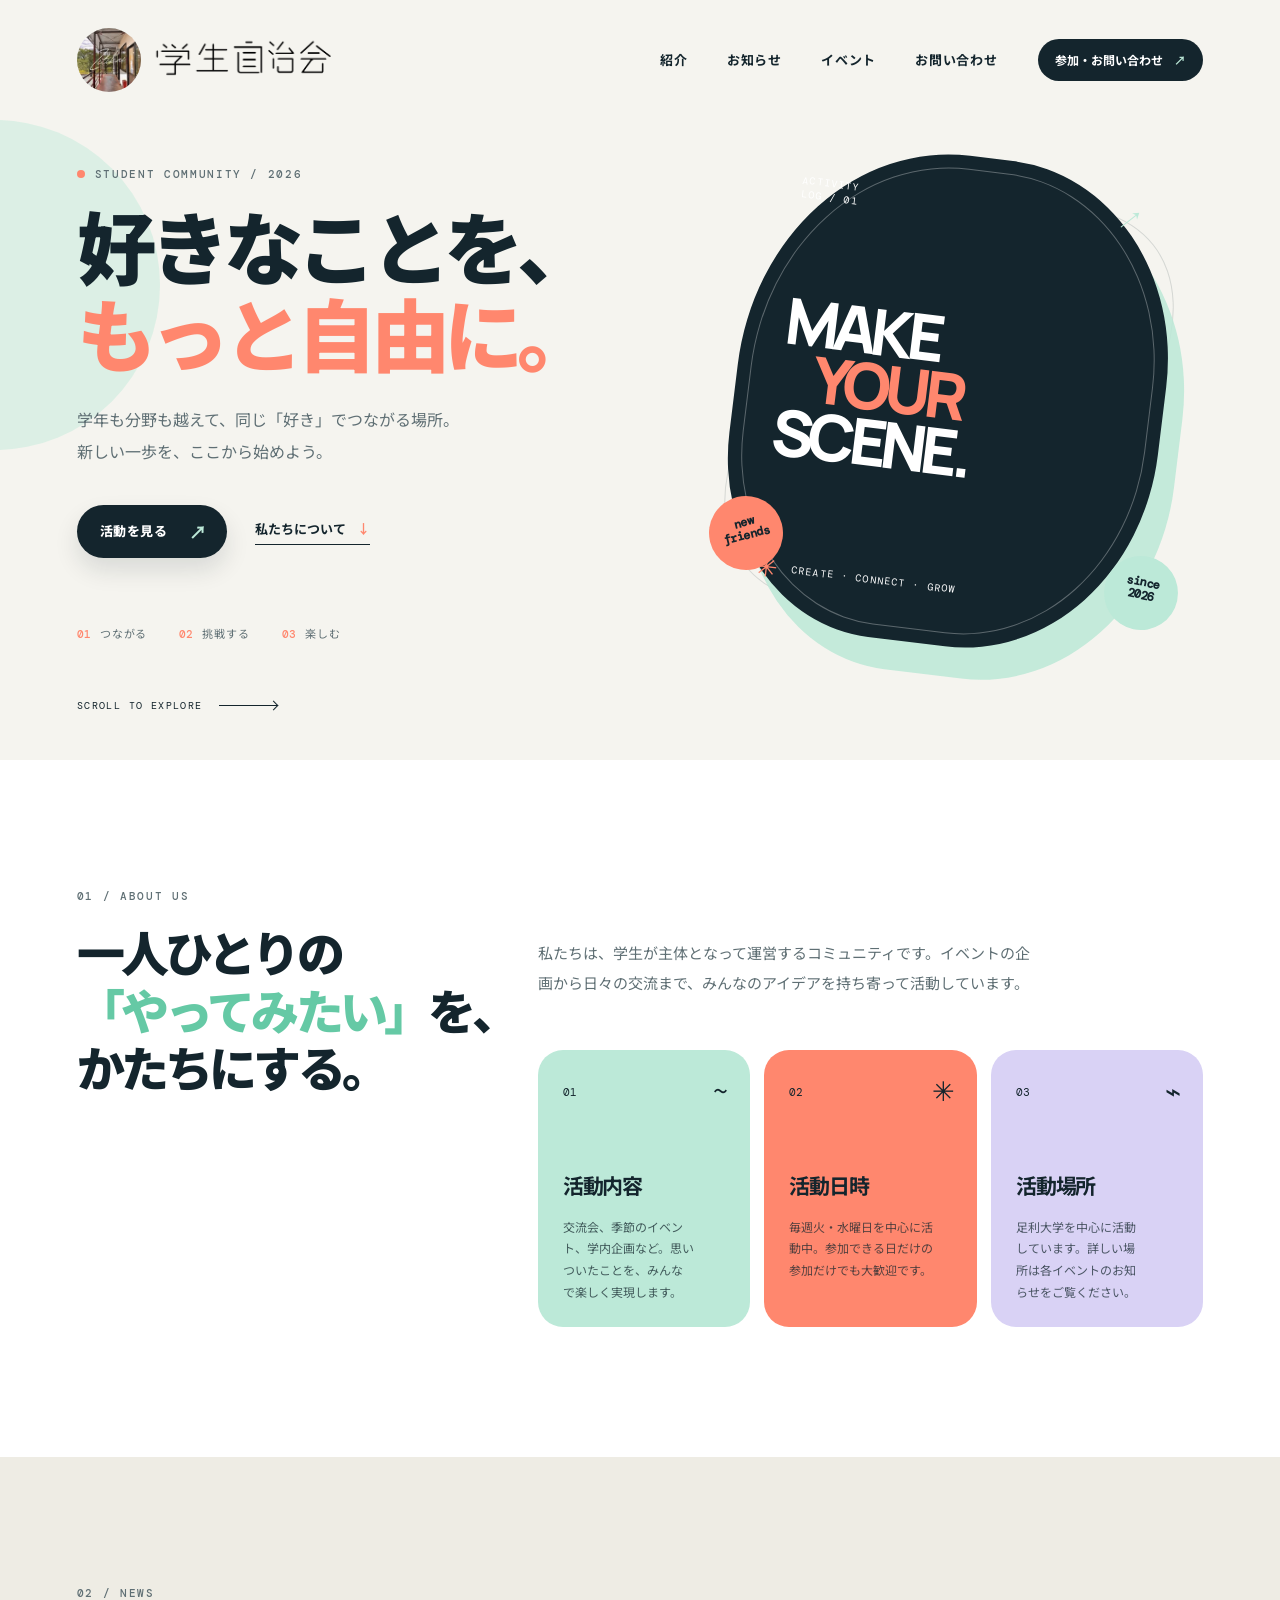
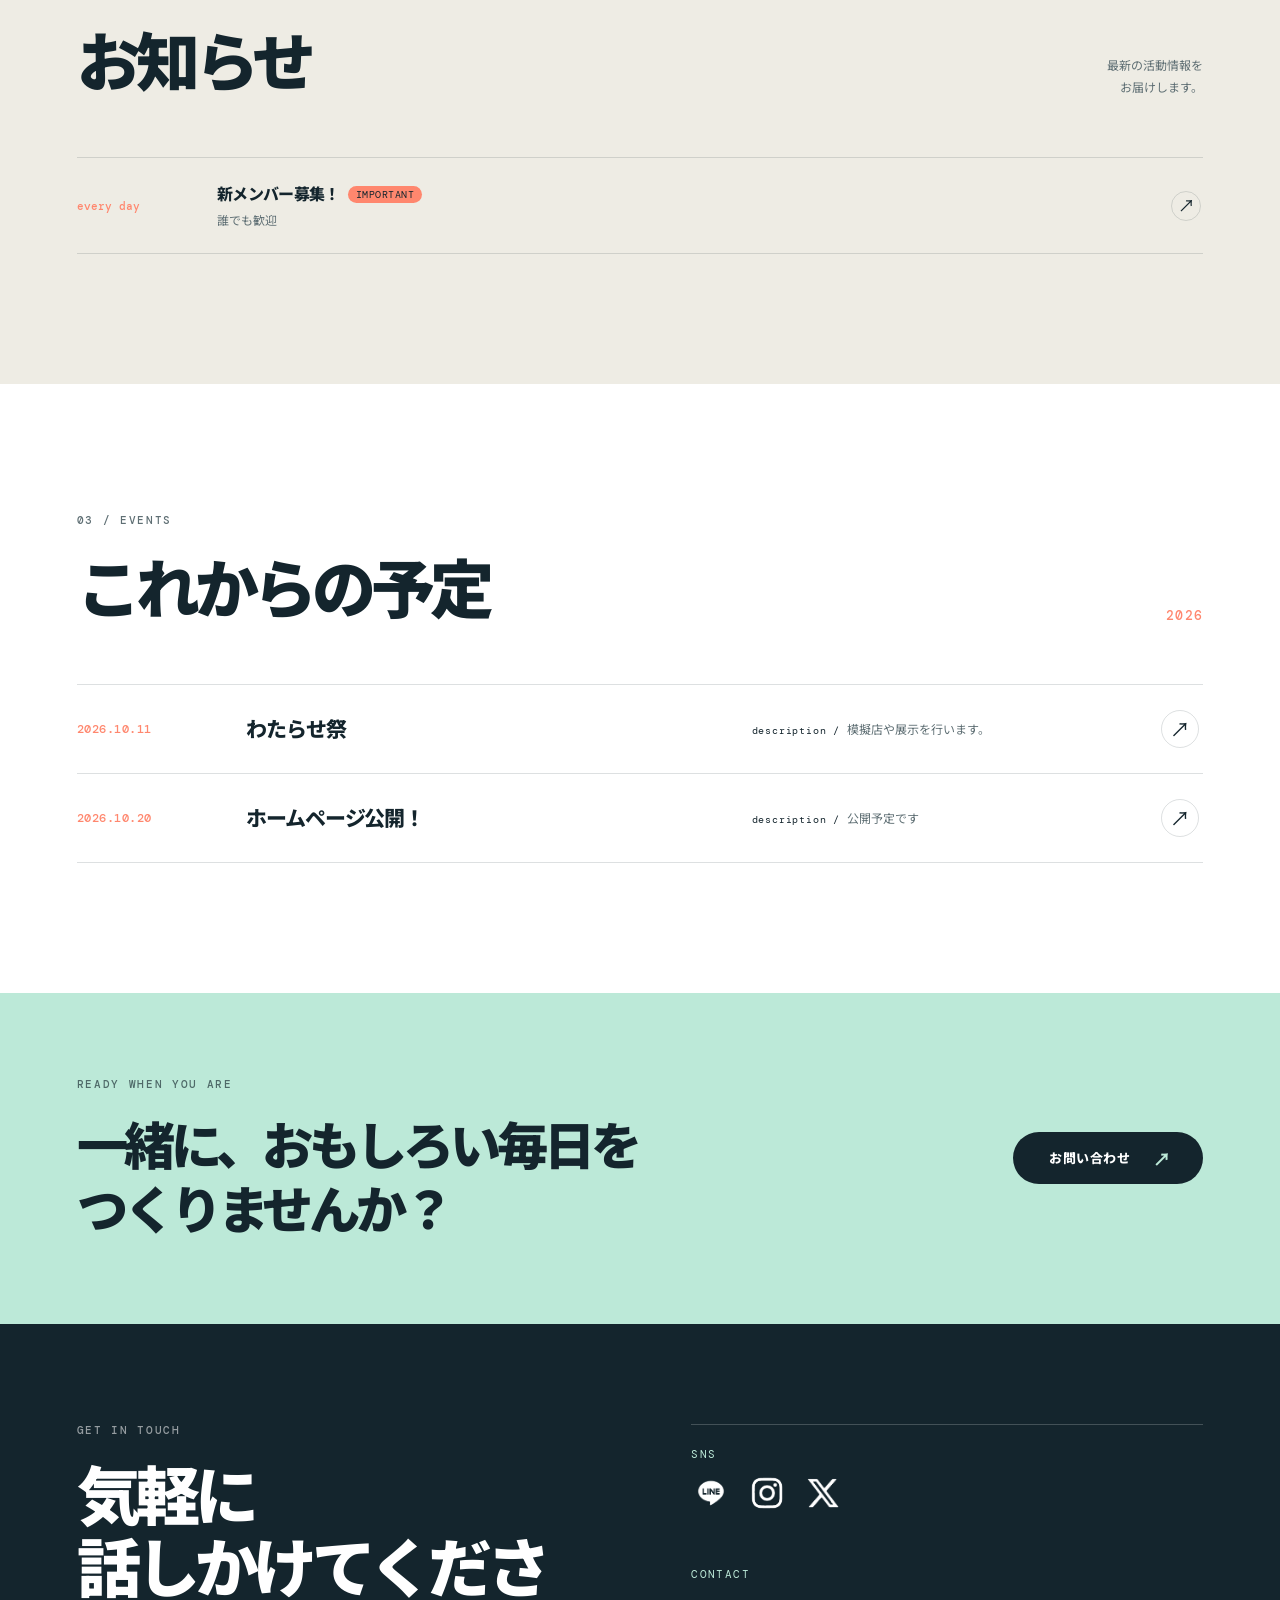
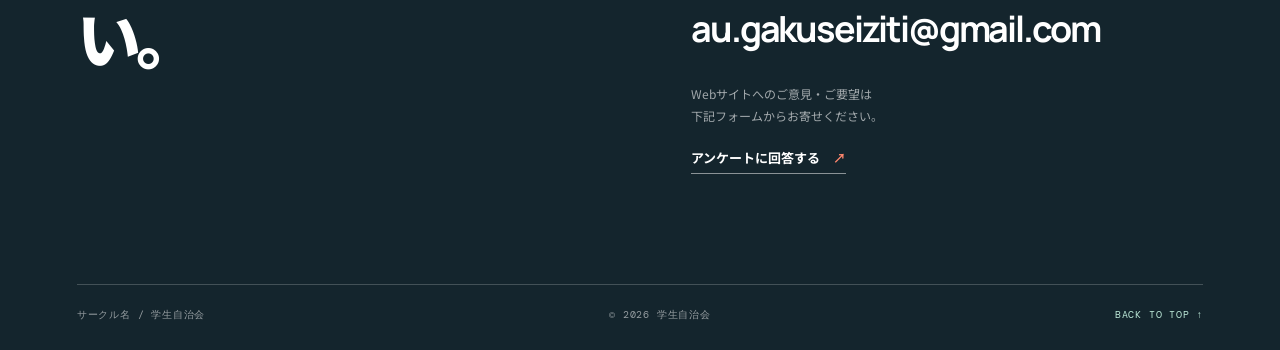
<file: index.html>
<!DOCTYPE html>
<html lang="ja">

<head>
    <meta charset="UTF-8">
    <meta name="viewport" content="width=device-width, initial-scale=1.0">
    <meta name="description" content="学生自治会の活動紹介・お知らせ・イベント情報を掲載しています。">
    <title>学生自治会</title>
    <link rel="stylesheet" href="css/main.css">
    <link rel="stylesheet" href="css/news.css">
    <link rel="stylesheet" href="css/events.css">
</head>

<body>
    <div class="page-shell">
        <header class="site-header" id="top">
            <a class="brand" href="#home" aria-label="トップへ戻る">
                <img class="brand-icon" src="images/logo.jpg" alt="学生自治会">
                <span class="brand-copy">
                    <img src="images/logo_text.png" alt="学生自治会" class="brand-text">
                </span>
            </a>

            <nav id="menu" class="site-nav" aria-label="メインメニュー">
                <button class="close-btn" type="button" aria-label="メニューを閉じる">×</button>
                <ul>
                    <li><a href="#about">紹介</a></li>
                    <li><a href="#news">お知らせ</a></li>
                    <li><a href="#events">イベント</a></li>
                    <li><a href="#contact">お問い合わせ</a></li>
                </ul>
                <a class="nav-contact" data-contact-link href="mailto:au.@gmail.com">参加・お問い合わせ <span aria-hidden="true">↗</span></a>
            </nav>

            <button id="floating-menu-btn" type="button" aria-controls="menu" aria-expanded="false" aria-label="メニューを開く">
                <span></span><span></span><span></span>
            </button>
        </header>

        <div class="menu-backdrop" aria-hidden="true"></div>

        <main>
            <section id="home" class="hero section-pad">
                <div class="hero-copy">
                    <p class="eyebrow"><span class="eyebrow-dot"></span> STUDENT COMMUNITY / 2026</p>
                    <h1 class="home_h1" data-hero-title>好きなことを、<br><em>もっと自由に。</em></h1>
                    <p class="hero-lead" data-hero-description>学年も分野も越えて、同じ「好き」でつながる場所。<br>新しい一歩を、ここから始めよう。</p>
                    <div class="hero-actions">
                        <a class="button button-primary" href="#events">活動を見る <span aria-hidden="true">↗</span></a>
                        <a class="text-link" href="#about">私たちについて <span aria-hidden="true">↓</span></a>
                    </div>
                    <div class="hero-meta" aria-label="活動情報">
                        <div><strong>01</strong><span>つながる</span></div>
                        <div><strong>02</strong><span>挑戦する</span></div>
                        <div><strong>03</strong><span>楽しむ</span></div>
                    </div>
                </div>

                <div class="hero-visual" aria-label="活動イメージ">
                    <div class="visual-orbit orbit-one"></div>
                    <div class="visual-orbit orbit-two"></div>
                    <div class="visual-card visual-card-main">
                        <div class="visual-card-top"><span>ACTIVITY<br>LOG / 01</span><span class="visual-arrow">↗</span></div>
                        <div class="visual-message">MAKE<br><span>YOUR</span><br>SCENE.</div>
                        <div class="visual-card-bottom"><span class="visual-scribble">✳</span><span>CREATE · CONNECT · GROW</span></div>
                    </div>
                    <div class="visual-note note-one">new<br>friends</div>
                    <div class="visual-note note-two">since<br>2026</div>
                    <div class="visual-image-wrap">
                        <img id="hero-image" data-hero-image alt="" loading="eager">
                    </div>
                </div>
                <a class="scroll-cue" href="#about"><span>SCROLL TO EXPLORE</span><i aria-hidden="true"></i></a>
            </section>

            <section id="about" class="section-pad about-section">
                <div class="section-heading">
                    <p class="eyebrow">01 / ABOUT US</p>
                    <h2>一人ひとりの<br><span class="highlight"><em>「やってみたい」</em>を、</span><br>かたちにする。</h2>
                </div>
                <div class="about-content">
                    <p class="section-intro">私たちは、学生が主体となって運営するコミュニティです。イベントの企画から日々の交流まで、みんなのアイデアを持ち寄って活動しています。</p>
                    <div class="feature-grid">
                        <article class="feature-card feature-card-mint">
                            <span class="feature-number">01</span>
                            <span class="feature-icon" aria-hidden="true">~</span>
                            <h3>活動内容</h3>
                            <p>交流会、季節のイベント、学内企画など。思いついたことを、みんなで楽しく実現します。</p>
                        </article>
                        <article class="feature-card feature-card-coral">
                            <span class="feature-number">02</span>
                            <span class="feature-icon" aria-hidden="true">✳</span>
                            <h3>活動日時</h3>
                            <p>毎週火・水曜日を中心に活動中。参加できる日だけの参加だけでも大歓迎です。</p>
                        </article>
                        <article class="feature-card feature-card-lilac">
                            <span class="feature-number">03</span>
                            <span class="feature-icon" aria-hidden="true">⌁</span>
                            <h3>活動場所</h3>
                            <p>足利大学を中心に活動しています。詳しい場所は各イベントのお知らせをご覧ください。</p>
                        </article>
                    </div>
                </div>
            </section>

            <section id="news" class="section-pad news-section">
                <div class="section-heading section-heading-row">
                    <div>
                        <p class="eyebrow">02 / NEWS</p>
                        <h2>お知らせ</h2>
                    </div>
                    <p class="section-side-note">最新の活動情報を<br>お届けします。</p>
                </div>
                <div id="news-box" class="news-box">
                    <ul id="news-list" aria-live="polite"></ul>
                </div>
            </section>

            <section id="events" class="section-pad events-section">
                <div class="section-heading section-heading-row">
                    <div>
                        <p class="eyebrow">03 / EVENTS</p>
                        <h2>これからの予定</h2>
                    </div>
                    <span class="section-index">2026</span>
                </div>
                <div id="event-list" class="event-list" aria-live="polite"></div>
            </section>

            <section class="join-banner section-pad">
                <div>
                    <p class="eyebrow eyebrow-dark">READY WHEN YOU ARE</p>
                    <h2>一緒に、<em>おもしろい毎日</em>を<br>つくりませんか？</h2>
                </div>
                <a class="button button-dark" data-contact-link href="mailto:au.@gmail.com">お問い合わせ <span aria-hidden="true">↗</span></a>
            </section>
        </main>


        <footer id="contact" class="site-footer section-pad">
            <div class="footer-main">
                <div>
                    <p class="eyebrow eyebrow-light">GET IN TOUCH</p>
                    <h2>気軽に<br>話しかけてください。</h2>
                </div>
                <div class="footer-contact">
                    <p class="footer-label">SNS</p>
                    <div class="footer-social">
                        <a href="https://lin.ee/rUcsS3G" target="_blank" rel="noopener" aria-label="LINE">
                            <img src="images/line_icon.png" alt="LINE">
                        </a>
                        <a href="https://www.instagram.com/asidai_gakuseiziti1967?" target="_blank" rel="noopener" aria-label="Instagram">
                            <img src="images/instagram_icon.png" alt="Instagram">
                        </a>
                        <a href="https://x.com/aug_gakuseziti?s=20" target="_blank" rel="noopener" aria-label="X">
                            <img src="images/x_icon.png" alt="X">
                        </a>
                    </div>
                    <br><br>
                    <p class="footer-label">CONTACT</p>
                    <a class="footer-email" data-contact-email href="mailto:au.@gmail.com">au.@gmail.com</a>
                    <p class="footer-note">Webサイトへのご意見・ご要望は<br>下記フォームからお寄せください。</p>
                    <a class="footer-form-link" data-form-link href="https://docs.google.com/forms/d/e/1FAIpQLSeb80iQ0KpEjrxf0PzF7eMfCZ0VF9AtOEc-Hkw4ZTz5slmy8A/viewform?usp=publish-editor" target="_blank" rel="noopener">アンケートに回答する <span aria-hidden="true">↗</span></a>
                </div>
            </div>
            <div class="footer-bottom">
                <span><span data-site-name>サークル名</span> / <span data-site-tagline>学生自治会</span></span>
                <span>© <span data-current-year>2026</span> <span data-site-name>学生自治会</span></span>
                <a href="#home">BACK TO TOP ↑</a>
            </div>
        </footer>
    </div>

    <script src="js/site-config.js"></script>
    <script src="js/main.js"></script>
    <script src="js/events.js"></script>
    <script src="js/news.js"></script>
</body>

</html>
</file>
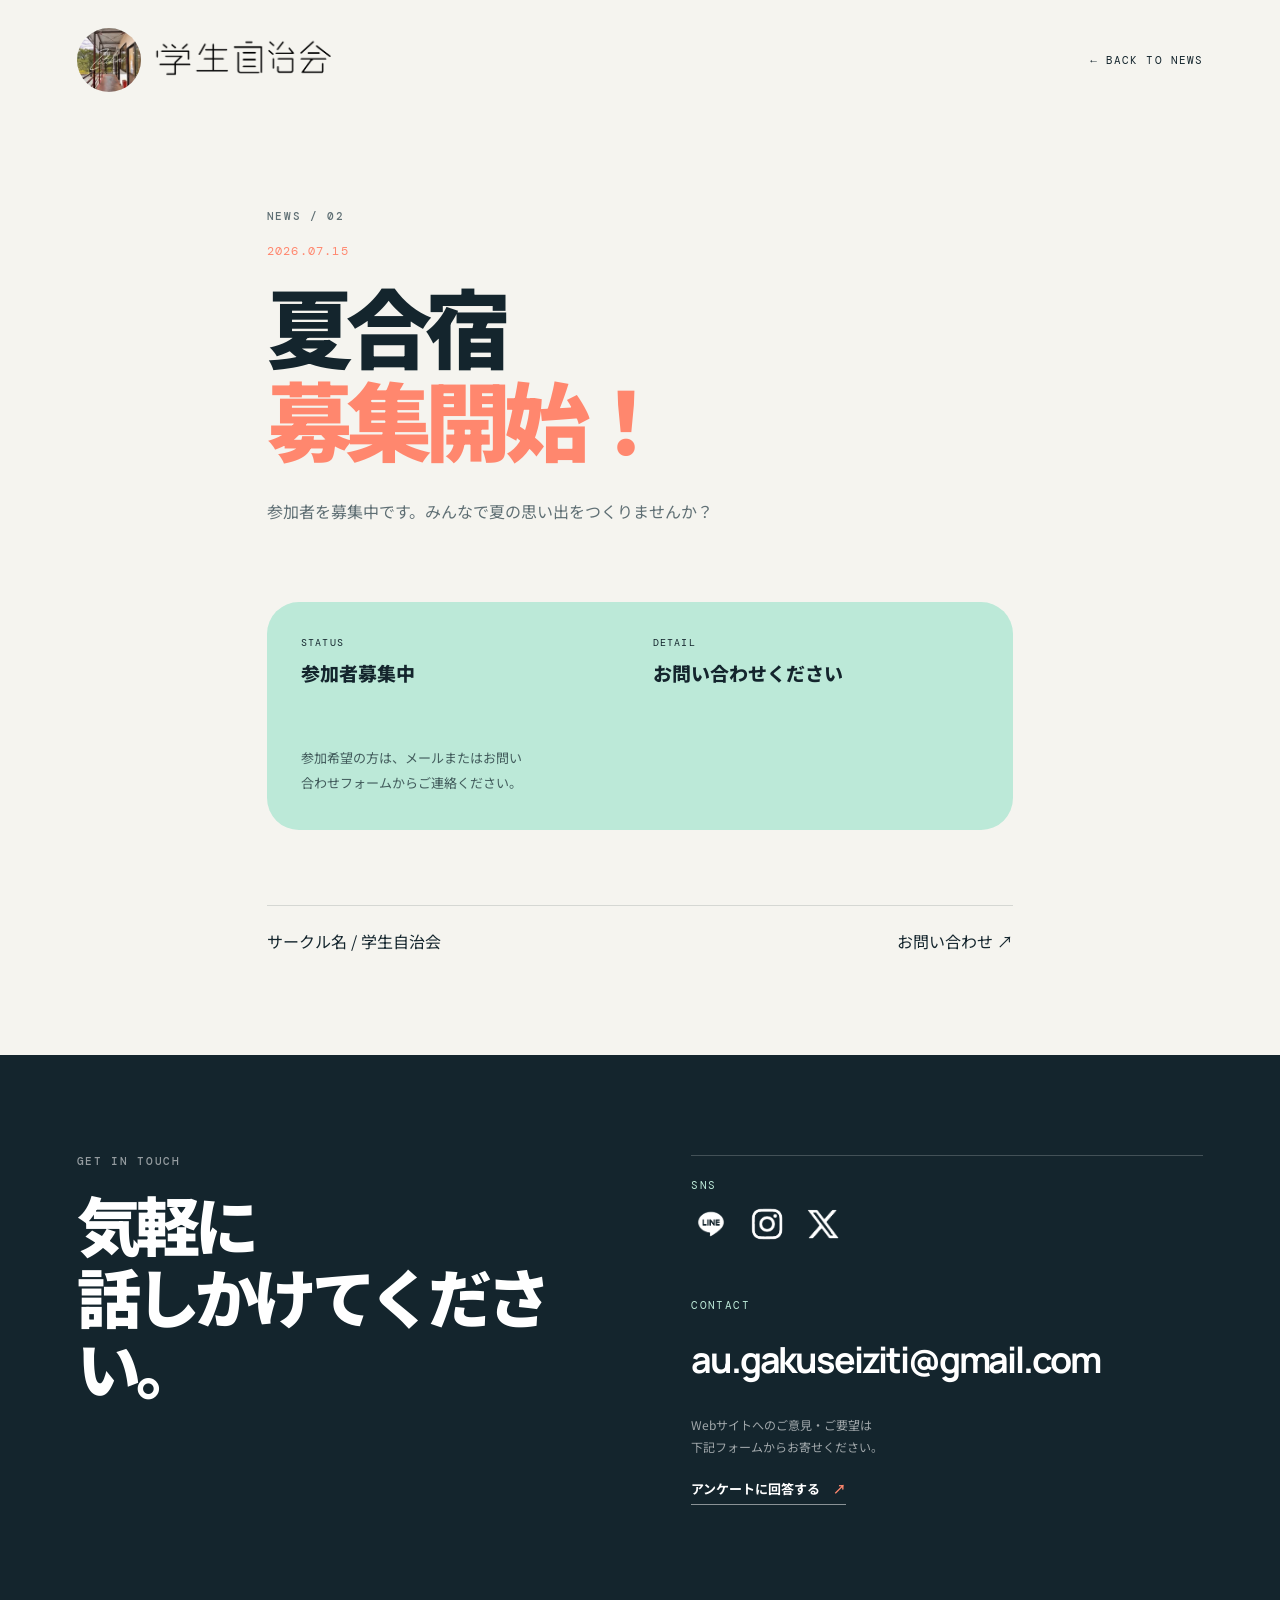
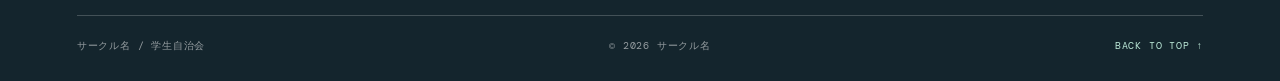
<file: pages/camp.html>
<!DOCTYPE html>
<html lang="ja">
<head>
    <meta charset="UTF-8">
    <meta name="viewport" content="width=device-width, initial-scale=1.0">
    <title>夏合宿募集</title>
    <link rel="stylesheet" href="../css/main.css">
    <link rel="stylesheet" href="../css/event-detail.css">
</head>
<body class="detail-page">
    <header class="detail-header">
            <a class="brand" href="../index.html#home" aria-label="トップへ戻る">
                <img class="brand-icon" src="../images/logo.jpg" alt="学生自治会">
                <span class="brand-copy">
                    <img src="../images/logo_text.png" alt="学生自治会" class="brand-text">
                </span>
            </a>
        <a class="detail-back" href="../index.html#news">← BACK TO NEWS</a>
    </header>
    <main class="detail-main section-pad">
        <p class="eyebrow">NEWS / 02</p>
        <p class="detail-date">2026.07.15</p>
        <h1 class="detail-title">夏合宿<br><em>募集開始！</em></h1>
        <p class="detail-lead">参加者を募集中です。みんなで夏の思い出をつくりませんか？</p>
        <div class="detail-card">
            <div><p class="detail-label">STATUS</p><p class="detail-value">参加者募集中</p></div>
            <div><p class="detail-label">DETAIL</p><p class="detail-value">お問い合わせください</p></div>
            <p class="detail-note">参加希望の方は、メールまたはお問い合わせフォームからご連絡ください。</p>
        </div>
        <div class="detail-footer"><span>サークル名 / 学生自治会</span><a href="../index.html#contact">お問い合わせ ↗</a></div>
    </main>
    <div class="page-shell">
        <footer id="contact" class="site-footer section-pad">
            <div class="footer-main">
                <div>
                    <p class="eyebrow eyebrow-light">GET IN TOUCH</p>
                    <h2>気軽に<br>話しかけてください。</h2>
                </div>
                <div class="footer-contact">
                    <p class="footer-label">SNS</p>
                    <div class="footer-social">
                        <a href="../pages\error.html" target="_blank" rel="noopener" aria-label="LINE">
                            <img src="../images/line_icon.png" alt="LINE">
                        </a>
                        <a href="../pages\error.html" target="_blank" rel="noopener" aria-label="Instagram">
                            <img src="../images/instagram_icon.png" alt="Instagram">
                        </a>
                        <a href="../pages\error.html" target="_blank" rel="noopener" aria-label="X">
                            <img src="../images/x_icon.png" alt="X">
                        </a>
                    </div>
                    <br><br>
                    <p class="footer-label">CONTACT</p>
                    <a class="footer-email" data-contact-email href="mailto:au.gakuseiziti@gmail.com">au.gakuseiziti@gmail.com</a>
                    <p class="footer-note">Webサイトへのご意見・ご要望は<br>下記フォームからお寄せください。</p>
                    <a class="footer-form-link" data-form-link href="https://docs.google.com/forms/d/e/1FAIpQLSdAqljnJQ9snqyRTfzBqXYG0pGK2aIgDdio1BH0t7ig3-97pQ/viewform?usp=publish-editor" target="_blank" rel="noopener">アンケートに回答する <span aria-hidden="true">↗</span></a>
                </div>
            </div>
            <div class="footer-bottom">
                <span><span data-site-name>サークル名</span> / <span data-site-tagline>学生自治会</span></span>
                <span>© <span data-current-year>2026</span> <span data-site-name>サークル名</span></span>
                <a href="#top">BACK TO TOP ↑</a>
            </div>
        </footer>
    </div>
</body>
</html>
</file>
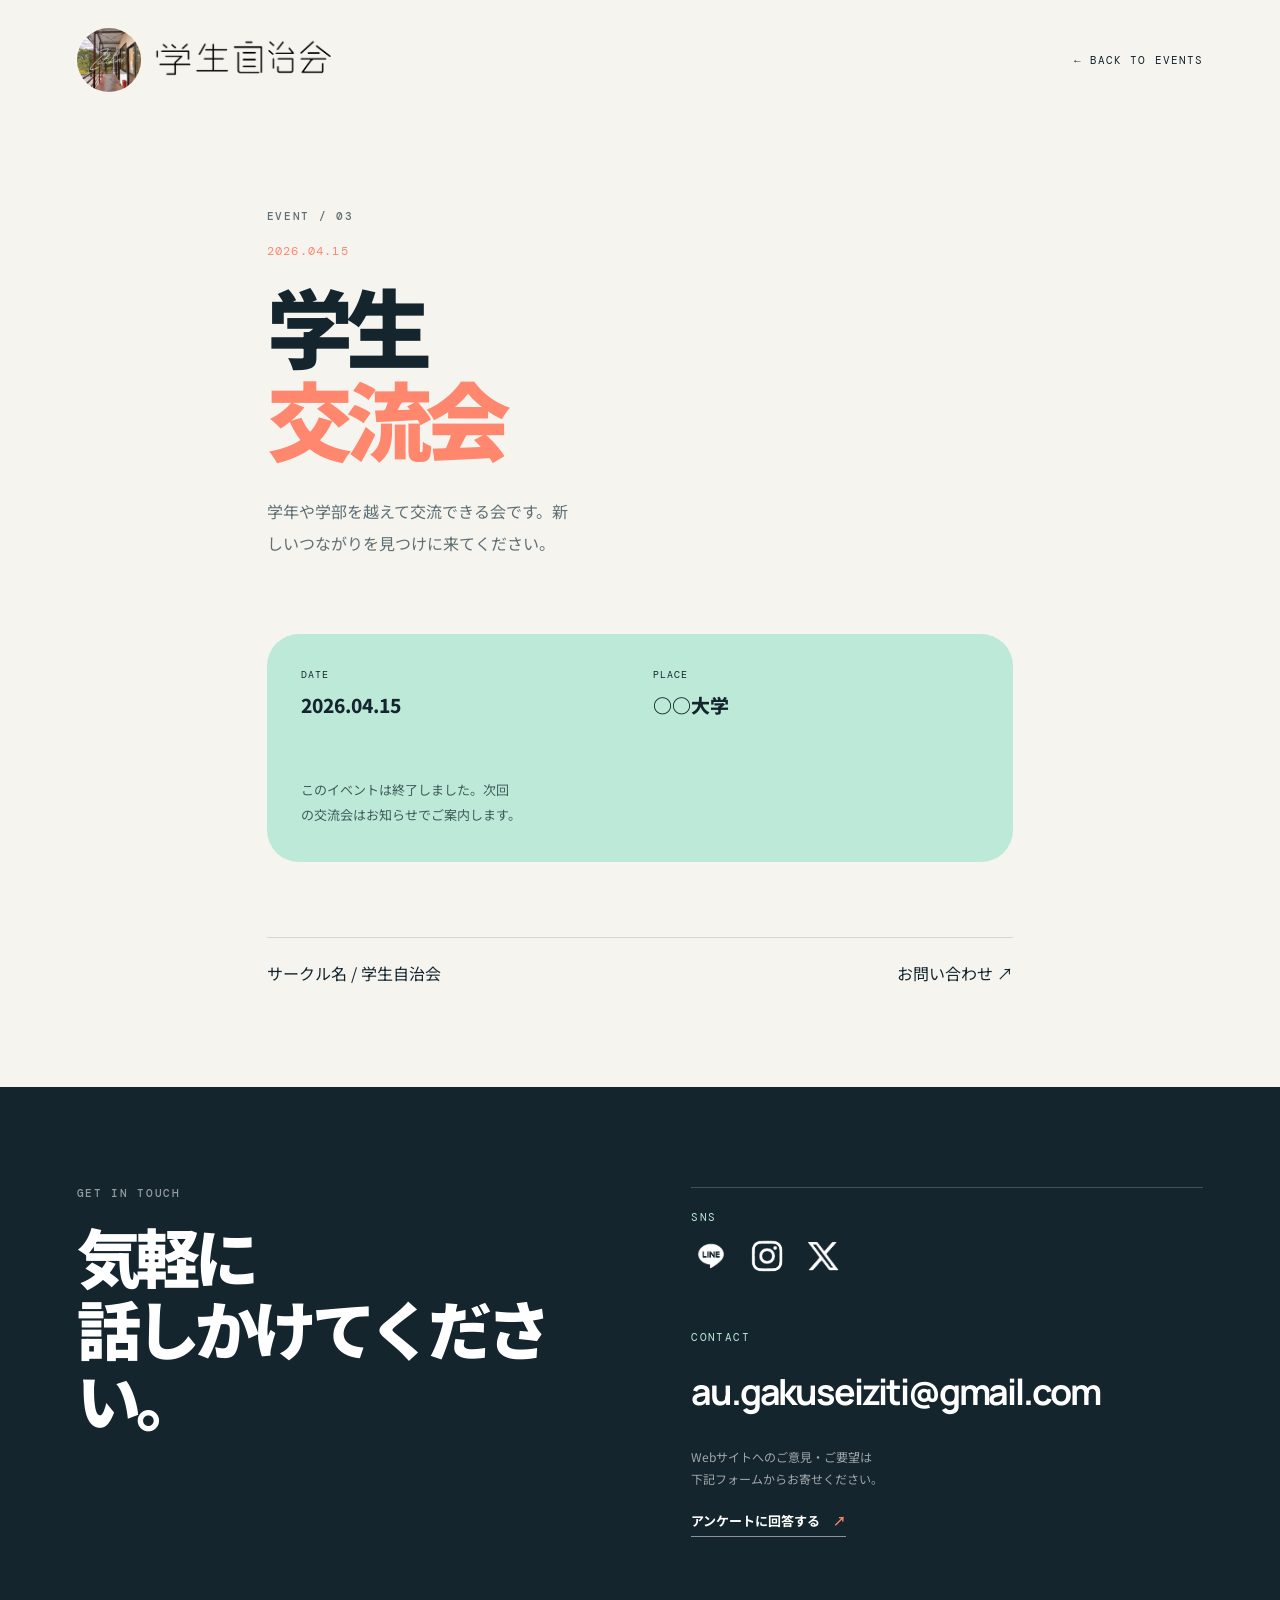
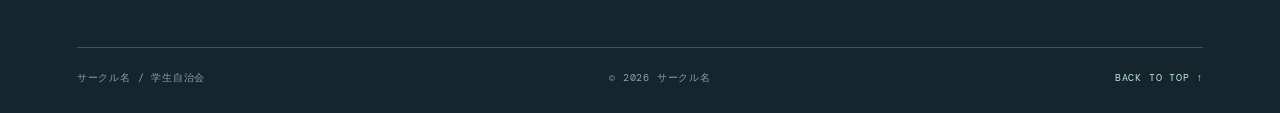
<file: pages/exchange.html>
<!DOCTYPE html>
<html lang="ja">
<head>
    <meta charset="UTF-8">
    <meta name="viewport" content="width=device-width, initial-scale=1.0">
    <title>交流会｜学生自治会</title>
    <link rel="stylesheet" href="../css/main.css">
    <link rel="stylesheet" href="../css/event-detail.css">
</head>
<body class="detail-page">
    <header class="detail-header">
            <a class="brand" href="#home" aria-label="トップへ戻る">
                <img class="brand-icon" src="../images/logo.jpg" alt="学生自治会">
                <span class="brand-copy">
                    <img src="../images/logo_text.png" alt="学生自治会" class="brand-text">
                </span>
            </a>
        <a class="detail-back" href="../index.html#events">← BACK TO EVENTS</a>
    </header>
    <main class="detail-main section-pad">
        <p class="eyebrow">EVENT / 03</p>
        <p class="detail-date">2026.04.15</p>
        <h1 class="detail-title">学生<br><em>交流会</em></h1>
        <p class="detail-lead">学年や学部を越えて交流できる会です。新しいつながりを見つけに来てください。</p>
        <div class="detail-card">
            <div><p class="detail-label">DATE</p><p class="detail-value">2026.04.15</p></div>
            <div><p class="detail-label">PLACE</p><p class="detail-value">○○大学</p></div>
            <p class="detail-note">このイベントは終了しました。次回の交流会はお知らせでご案内します。</p>
        </div>
        <div class="detail-footer"><span>サークル名 / 学生自治会</span><a href="../index.html#contact">お問い合わせ ↗</a></div>
    </main>
    <div class="page-shell">
        <footer id="contact" class="site-footer section-pad">
            <div class="footer-main">
                <div>
                    <p class="eyebrow eyebrow-light">GET IN TOUCH</p>
                    <h2>気軽に<br>話しかけてください。</h2>
                </div>
                <div class="footer-contact">
                    <p class="footer-label">SNS</p>
                    <div class="footer-social">
                        <a href="../pages\error.html" target="_blank" rel="noopener" aria-label="LINE">
                            <img src="../images/line_icon.png" alt="LINE">
                        </a>
                        <a href="../pages\error.html" target="_blank" rel="noopener" aria-label="Instagram">
                            <img src="../images/instagram_icon.png" alt="Instagram">
                        </a>
                        <a href="../pages\error.html" target="_blank" rel="noopener" aria-label="X">
                            <img src="../images/x_icon.png" alt="X">
                        </a>
                    </div>
                    <br><br>
                    <p class="footer-label">CONTACT</p>
                    <a class="footer-email" data-contact-email href="mailto:au.gakuseiziti@gmail.com">au.gakuseiziti@gmail.com</a>
                    <p class="footer-note">Webサイトへのご意見・ご要望は<br>下記フォームからお寄せください。</p>
                    <a class="footer-form-link" data-form-link href="https://docs.google.com/forms/d/e/1FAIpQLSdAqljnJQ9snqyRTfzBqXYG0pGK2aIgDdio1BH0t7ig3-97pQ/viewform?usp=publish-editor" target="_blank" rel="noopener">アンケートに回答する <span aria-hidden="true">↗</span></a>
                </div>
            </div>
            <div class="footer-bottom">
                <span><span data-site-name>サークル名</span> / <span data-site-tagline>学生自治会</span></span>
                <span>© <span data-current-year>2026</span> <span data-site-name>サークル名</span></span>
                <a href="#top">BACK TO TOP ↑</a>
            </div>
        </footer>
    </div>
</body>
</html>
</file>
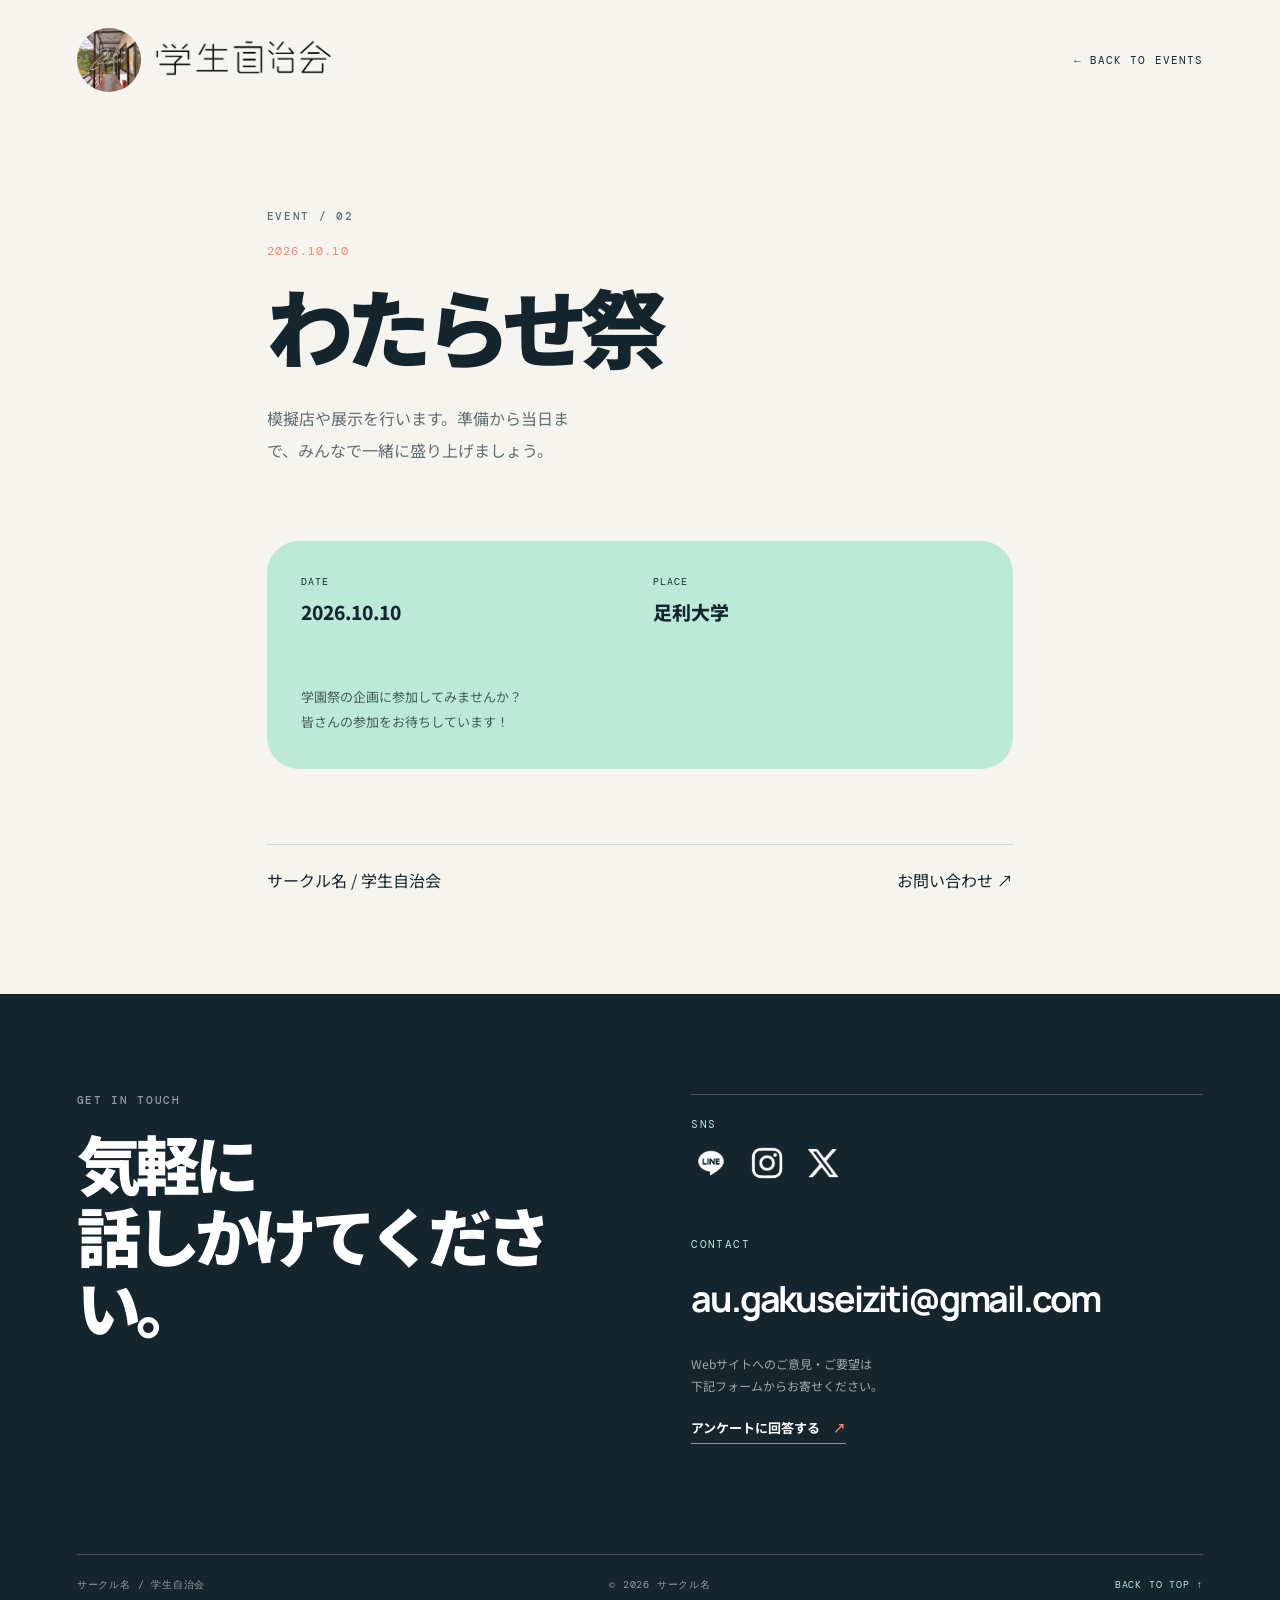
<file: pages/fes.html>
<!DOCTYPE html>
<html lang="ja">
<head>
    <meta charset="UTF-8">
    <meta name="viewport" content="width=device-width, initial-scale=1.0">
    <title>学園祭 | 学生自治会</title>
    <link rel="stylesheet" href="../css/main.css">
    <link rel="stylesheet" href="../css/event-detail.css">
</head>
<body class="detail-page">
    <header class="detail-header">
            <a class="brand" href="#home" aria-label="トップへ戻る">
                <img class="brand-icon" src="../images/logo.jpg" alt="学生自治会">
                <span class="brand-copy">
                    <img src="../images/logo_text.png" alt="学生自治会" class="brand-text">
                </span>
            </a>
        <a class="detail-back" href="../index.html#events">← BACK TO EVENTS</a>
    </header>
    <main class="detail-main section-pad">
        <p class="eyebrow">EVENT / 02</p>
        <p class="detail-date">2026.10.10</p>
        <h1 class="detail-title">わたらせ祭</h1>
        <p class="detail-lead">模擬店や展示を行います。準備から当日まで、みんなで一緒に盛り上げましょう。</p>
        <div class="detail-card">
            <div><p class="detail-label">DATE</p><p class="detail-value">2026.10.10</p></div>
            <div><p class="detail-label">PLACE</p><p class="detail-value">足利大学</p></div>
            <p class="detail-note">学園祭の企画に参加してみませんか？皆さんの参加をお待ちしています！</p>
        </div>
        <div class="detail-footer"><span>サークル名 / 学生自治会</span><a href="../index.html#contact">お問い合わせ ↗</a></div>
    </main>
    <div class="page-shell">
        <footer id="contact" class="site-footer section-pad">
            <div class="footer-main">
                <div>
                    <p class="eyebrow eyebrow-light">GET IN TOUCH</p>
                    <h2>気軽に<br>話しかけてください。</h2>
                </div>
                <div class="footer-contact">
                    <p class="footer-label">SNS</p>
                    <div class="footer-social">
                        <a href="../pages\error.html" target="_blank" rel="noopener" aria-label="LINE">
                            <img src="../images/line_icon.png" alt="LINE">
                        </a>
                        <a href="../pages\error.html" target="_blank" rel="noopener" aria-label="Instagram">
                            <img src="../images/instagram_icon.png" alt="Instagram">
                        </a>
                        <a href="../pages\error.html" target="_blank" rel="noopener" aria-label="X">
                            <img src="../images/x_icon.png" alt="X">
                        </a>
                    </div>
                    <br><br>
                    <p class="footer-label">CONTACT</p>
                    <a class="footer-email" data-contact-email href="mailto:au.gakuseiziti@gmail.com">au.gakuseiziti@gmail.com</a>
                    <p class="footer-note">Webサイトへのご意見・ご要望は<br>下記フォームからお寄せください。</p>
                    <a class="footer-form-link" data-form-link href="https://docs.google.com/forms/d/e/1FAIpQLSdAqljnJQ9snqyRTfzBqXYG0pGK2aIgDdio1BH0t7ig3-97pQ/viewform?usp=publish-editor" target="_blank" rel="noopener">アンケートに回答する <span aria-hidden="true">↗</span></a>
                </div>
            </div>
            <div class="footer-bottom">
                <span><span data-site-name>サークル名</span> / <span data-site-tagline>学生自治会</span></span>
                <span>© <span data-current-year>2026</span> <span data-site-name>サークル名</span></span>
                <a href="#top">BACK TO TOP ↑</a>
            </div>
        </footer>
    </div>
</body>
</html>
</file>
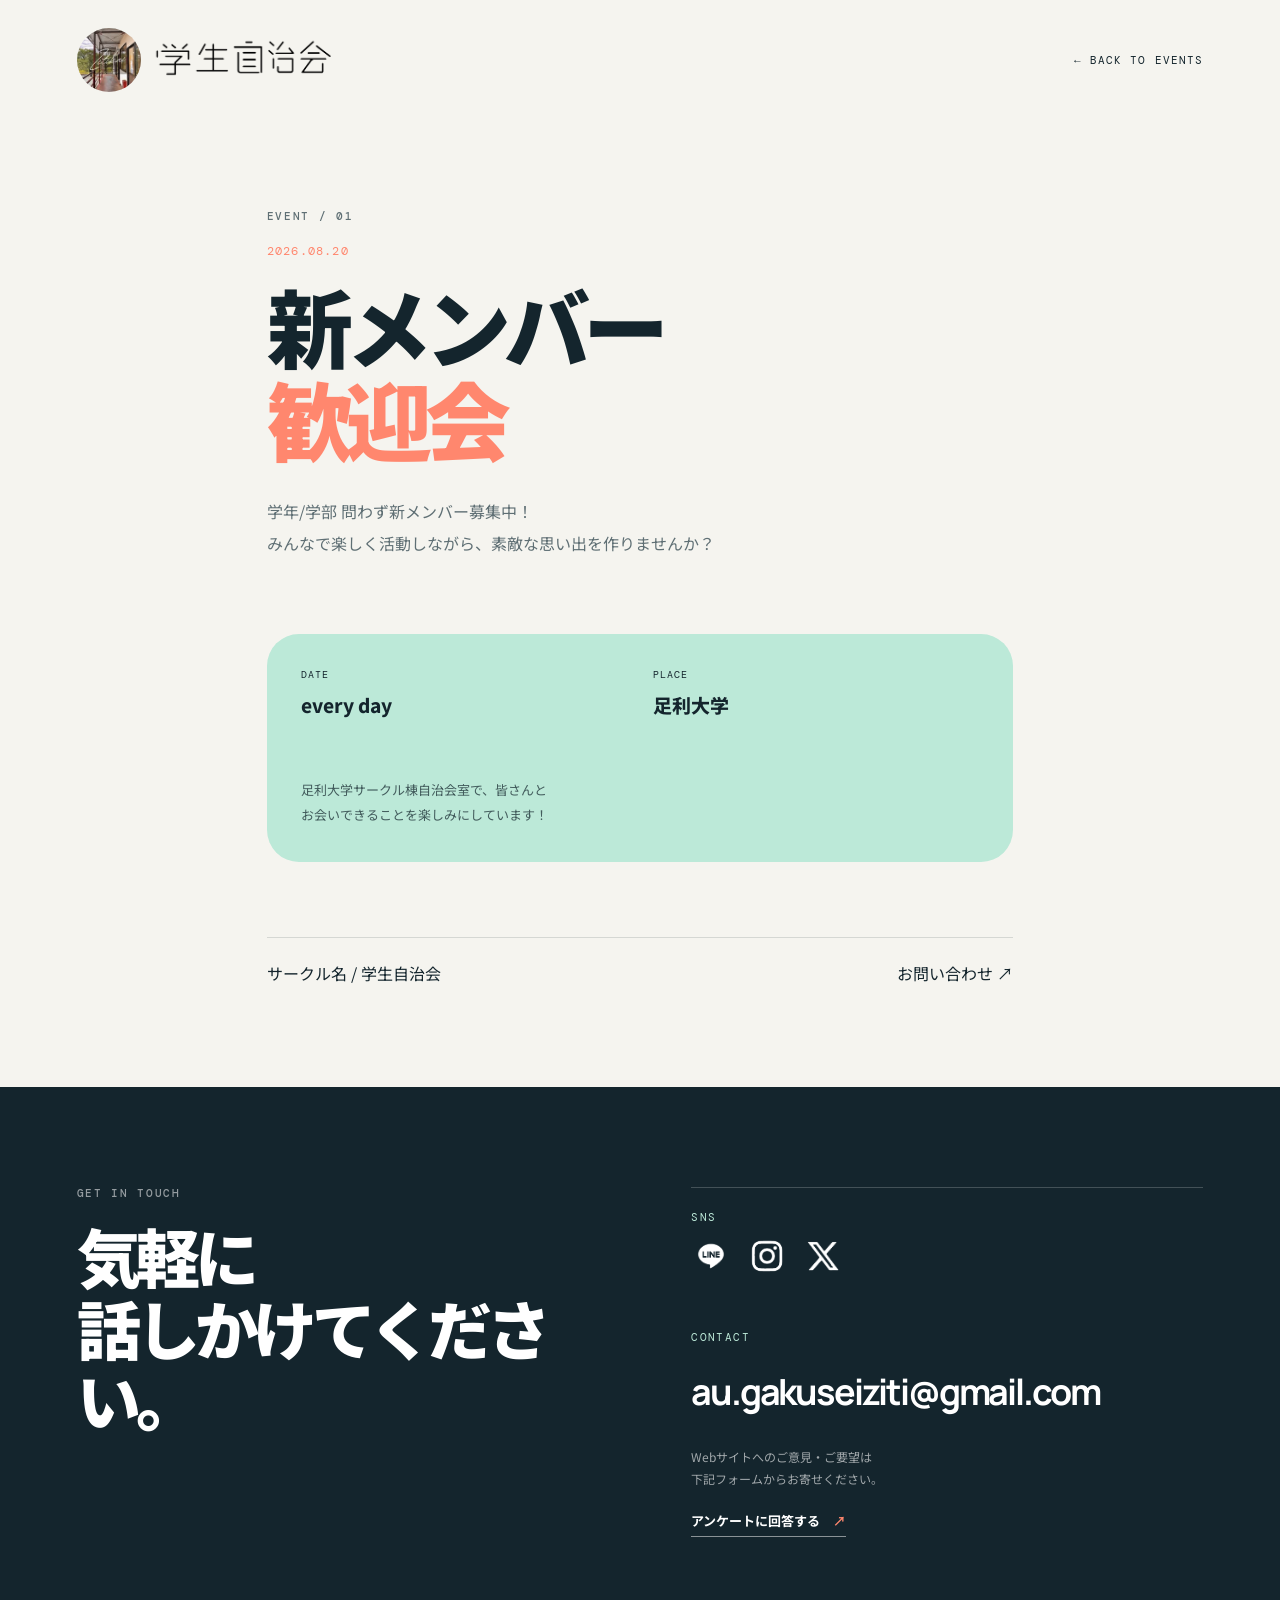
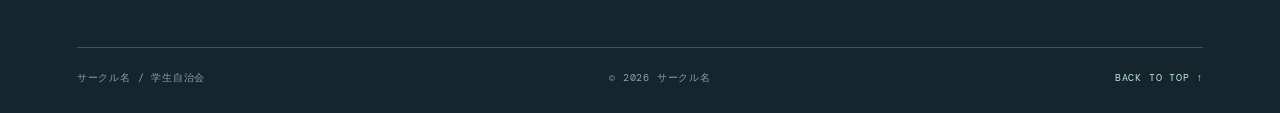
<file: pages/recruitment.html>
<!DOCTYPE html>
<html lang="ja">
<head>
    <meta charset="UTF-8">
    <meta name="viewport" content="width=device-width, initial-scale=1.0">
    <title>募集｜学生自治会</title>
    <link rel="stylesheet" href="../css/main.css">
    <link rel="stylesheet" href="../css/event-detail.css">
</head>
<body class="detail-page">
    <header class="detail-header">
            <a class="brand" href="#home" aria-label="トップへ戻る">
                <img class="brand-icon" src="../images/logo.jpg" alt="学生自治会">
                <span class="brand-copy">
                    <img src="../images/logo_text.png" alt="学生自治会" class="brand-text">
                </span>
            </a>
        <a class="detail-back" href="../index.html#events">← BACK TO EVENTS</a>
    </header>
    <main class="detail-main section-pad">
        <p class="eyebrow">EVENT / 01</p>
        <p class="detail-date">2026.08.20</p>
        <h1 class="detail-title">新メンバー<br><em>歓迎会</em></h1>
        <p class="detail-lead">学年/学部 問わず新メンバー募集中！<br>みんなで楽しく活動しながら、素敵な思い出を作りませんか？</p>
        <div class="detail-card">
            <div><p class="detail-label">DATE</p><p class="detail-value">every day</p></div>
            <div><p class="detail-label">PLACE</p><p class="detail-value">足利大学</p></div>
            <p class="detail-note">足利大学サークル棟自治会室で、皆さんとお会いできることを楽しみにしています！</p>
        </div>
        <div class="detail-footer"><span>サークル名 / 学生自治会</span><a href="../index.html#contact">お問い合わせ ↗</a></div>
    </main>

    <div class="page-shell">
        <footer id="contact" class="site-footer section-pad">
            <div class="footer-main">
                <div>
                    <p class="eyebrow eyebrow-light">GET IN TOUCH</p>
                    <h2>気軽に<br>話しかけてください。</h2>
                </div>
                <div class="footer-contact">
                    <p class="footer-label">SNS</p>
                    <div class="footer-social">
                        <a href="../pages\error.html" target="_blank" rel="noopener" aria-label="LINE">
                            <img src="../images/line_icon.png" alt="LINE">
                        </a>
                        <a href="../pages\error.html" target="_blank" rel="noopener" aria-label="Instagram">
                            <img src="../images/instagram_icon.png" alt="Instagram">
                        </a>
                        <a href="../pages\error.html" target="_blank" rel="noopener" aria-label="X">
                            <img src="../images/x_icon.png" alt="X">
                        </a>
                    </div>
                    <br><br>
                    <p class="footer-label">CONTACT</p>
                    <a class="footer-email" data-contact-email href="mailto:au.gakuseiziti@gmail.com">au.gakuseiziti@gmail.com</a>
                    <p class="footer-note">Webサイトへのご意見・ご要望は<br>下記フォームからお寄せください。</p>
                    <a class="footer-form-link" data-form-link href="https://docs.google.com/forms/d/e/1FAIpQLSdAqljnJQ9snqyRTfzBqXYG0pGK2aIgDdio1BH0t7ig3-97pQ/viewform?usp=publish-editor" target="_blank" rel="noopener">アンケートに回答する <span aria-hidden="true">↗</span></a>
                </div>
            </div>
            <div class="footer-bottom">
                <span><span data-site-name>サークル名</span> / <span data-site-tagline>学生自治会</span></span>
                <span>© <span data-current-year>2026</span> <span data-site-name>サークル名</span></span>
                <a href="#top">BACK TO TOP ↑</a>
            </div>
        </footer>
    </div>
</body>
</html>
</file>
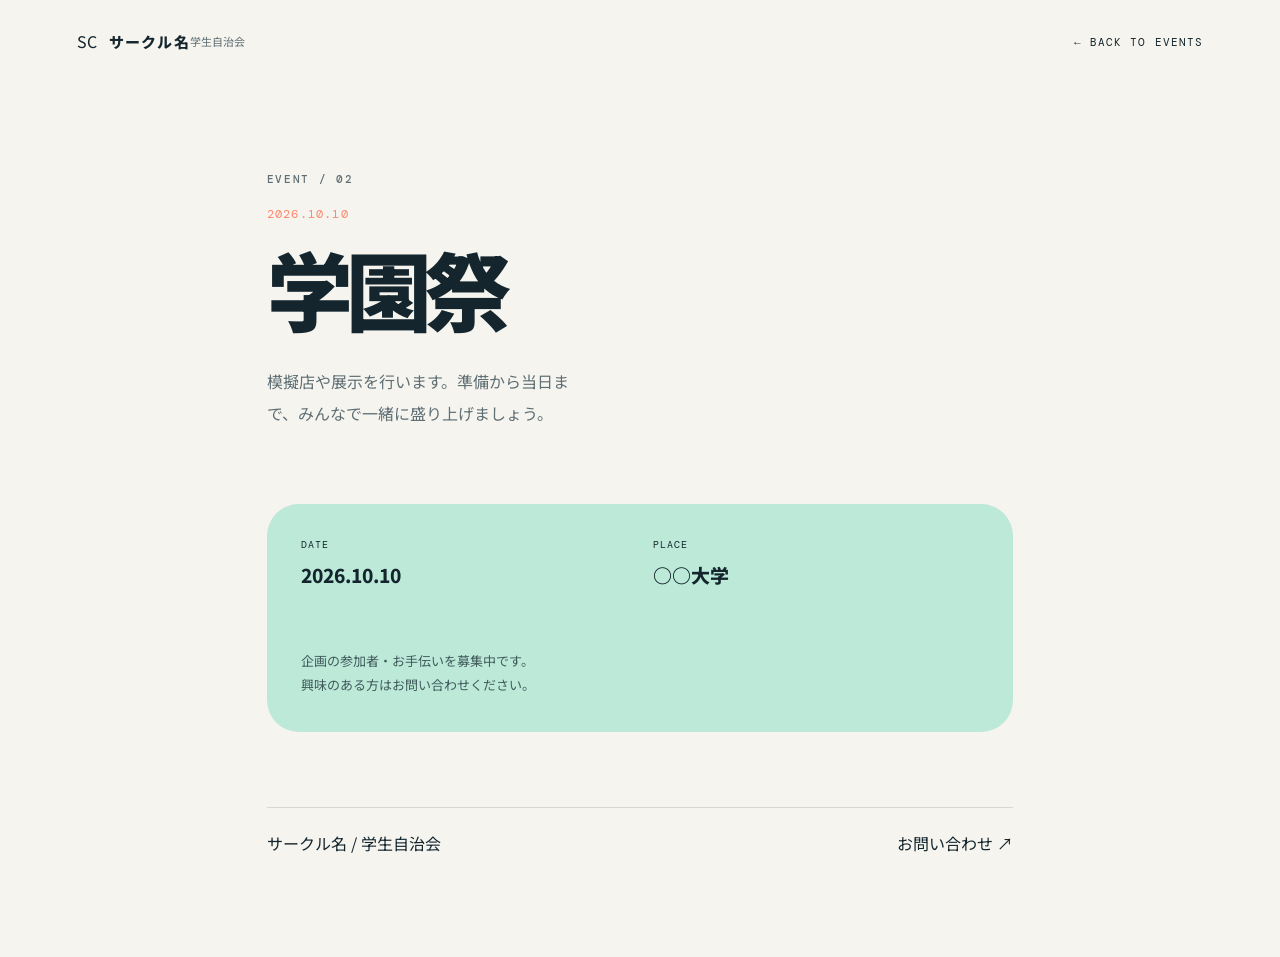
<file: pages/events/a.html>
<!DOCTYPE html>
<html lang="ja">
<head>
    <meta charset="UTF-8">
    <meta name="viewport" content="width=device-width, initial-scale=1.0">
    <title>学園祭 | サークル名</title>
    <link rel="stylesheet" href="../../css/main.css">
    <link rel="stylesheet" href="../../css/event-detail.css">
</head>
<body class="detail-page">
    <header class="detail-header">
        <a class="brand" href="../../index.html#home"><span class="brand-mark">SC</span><span class="brand-copy"><span class="brand-name">サークル名</span><span class="brand-subtitle">学生自治会</span></span></a>
        <a class="detail-back" href="../../index.html#events">← BACK TO EVENTS</a>
    </header>
    <main class="detail-main section-pad">
        <p class="eyebrow">EVENT / 02</p>
        <p class="detail-date">2026.10.10</p>
        <h1 class="detail-title">学園祭</h1>
        <p class="detail-lead">模擬店や展示を行います。準備から当日まで、みんなで一緒に盛り上げましょう。</p>
        <div class="detail-card">
            <div><p class="detail-label">DATE</p><p class="detail-value">2026.10.10</p></div>
            <div><p class="detail-label">PLACE</p><p class="detail-value">○○大学</p></div>
            <p class="detail-note">企画の参加者・お手伝いを募集中です。興味のある方はお問い合わせください。</p>
        </div>
        <div class="detail-footer"><span>サークル名 / 学生自治会</span><a href="../../index.html#contact">お問い合わせ ↗</a></div>
    </main>
</body>
</html>
</file>
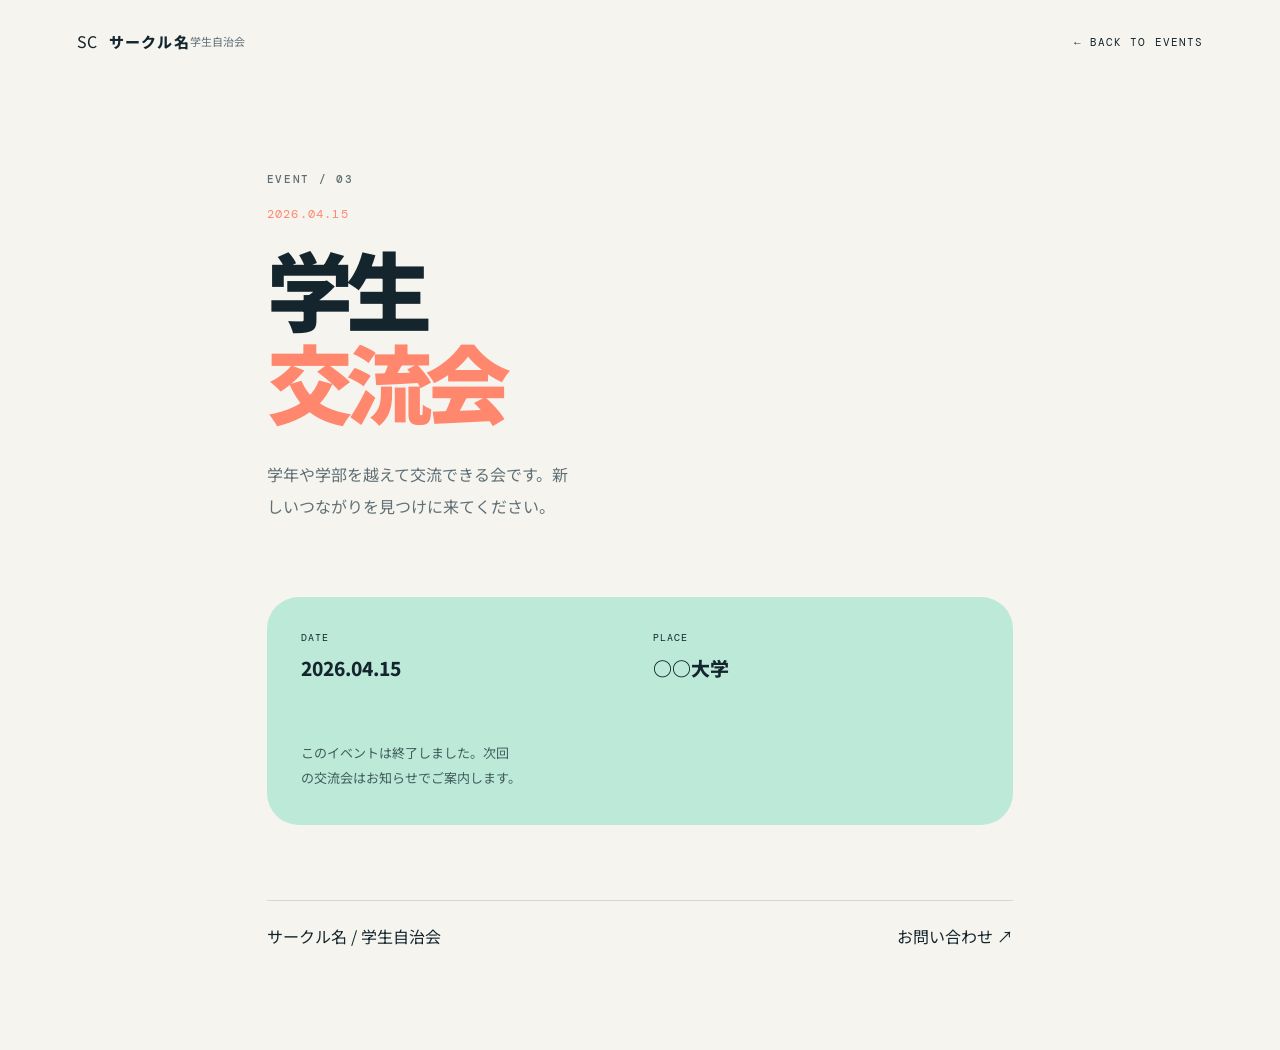
<file: pages/events/b.html>
<!DOCTYPE html>
<html lang="ja">
<head>
    <meta charset="UTF-8">
    <meta name="viewport" content="width=device-width, initial-scale=1.0">
    <title>学生交流会 | サークル名</title>
    <link rel="stylesheet" href="../../css/main.css">
    <link rel="stylesheet" href="../../css/event-detail.css">
</head>
<body class="detail-page">
    <header class="detail-header">
        <a class="brand" href="../../index.html#home"><span class="brand-mark">SC</span><span class="brand-copy"><span class="brand-name">サークル名</span><span class="brand-subtitle">学生自治会</span></span></a>
        <a class="detail-back" href="../../index.html#events">← BACK TO EVENTS</a>
    </header>
    <main class="detail-main section-pad">
        <p class="eyebrow">EVENT / 03</p>
        <p class="detail-date">2026.04.15</p>
        <h1 class="detail-title">学生<br><em>交流会</em></h1>
        <p class="detail-lead">学年や学部を越えて交流できる会です。新しいつながりを見つけに来てください。</p>
        <div class="detail-card">
            <div><p class="detail-label">DATE</p><p class="detail-value">2026.04.15</p></div>
            <div><p class="detail-label">PLACE</p><p class="detail-value">○○大学</p></div>
            <p class="detail-note">このイベントは終了しました。次回の交流会はお知らせでご案内します。</p>
        </div>
        <div class="detail-footer"><span>サークル名 / 学生自治会</span><a href="../../index.html#contact">お問い合わせ ↗</a></div>
    </main>
</body>
</html>
</file>
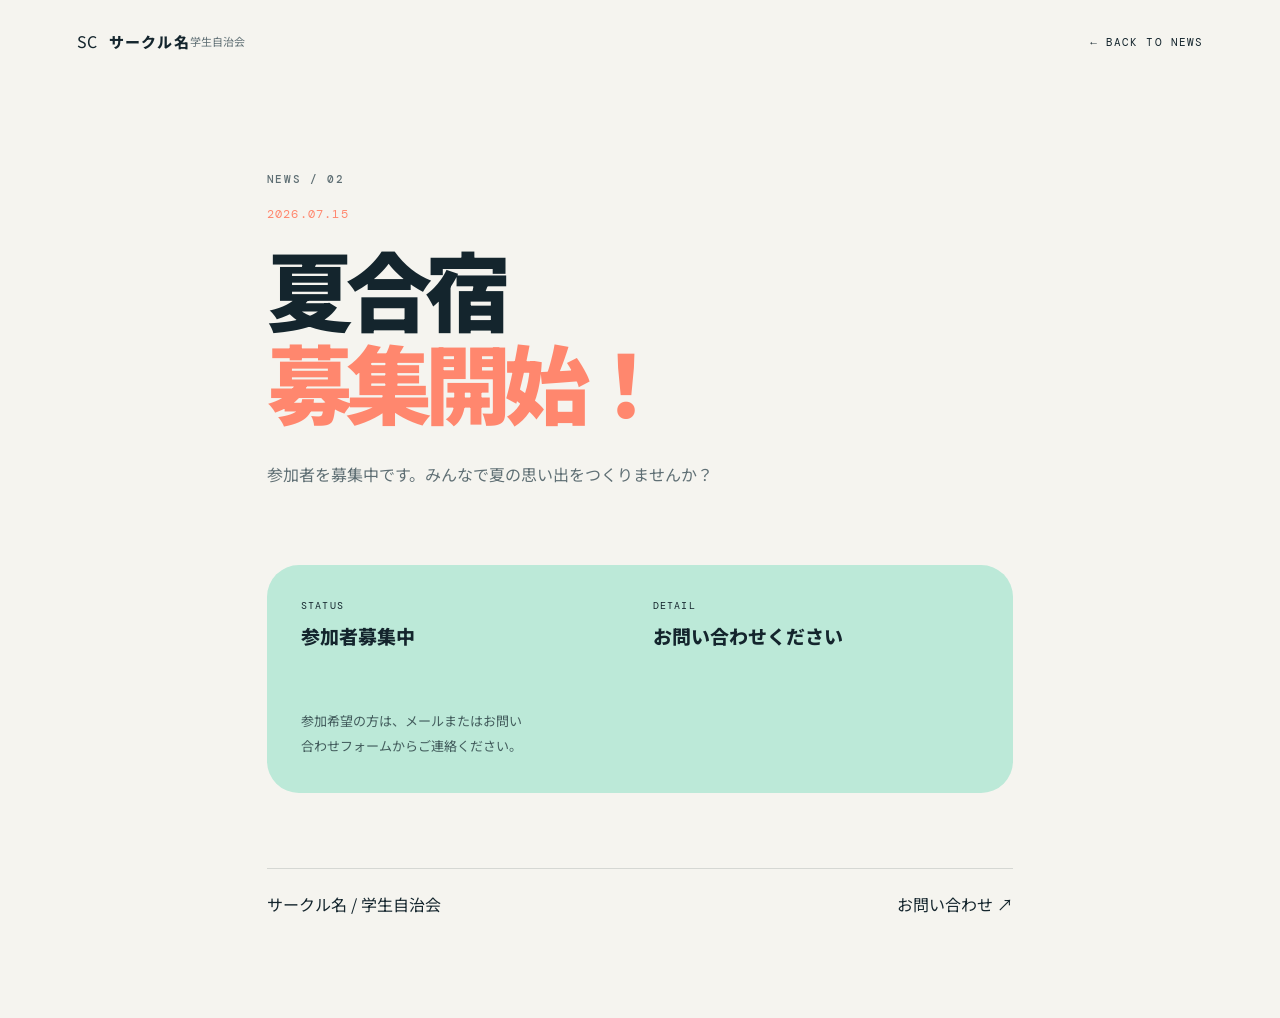
<file: pages/events/camp.html>
<!DOCTYPE html>
<html lang="ja">
<head>
    <meta charset="UTF-8">
    <meta name="viewport" content="width=device-width, initial-scale=1.0">
    <title>夏合宿募集 | サークル名</title>
    <link rel="stylesheet" href="../../css/main.css">
    <link rel="stylesheet" href="../../css/event-detail.css">
</head>
<body class="detail-page">
    <header class="detail-header">
        <a class="brand" href="../../index.html#home"><span class="brand-mark">SC</span><span class="brand-copy"><span class="brand-name">サークル名</span><span class="brand-subtitle">学生自治会</span></span></a>
        <a class="detail-back" href="../../index.html#news">← BACK TO NEWS</a>
    </header>
    <main class="detail-main section-pad">
        <p class="eyebrow">NEWS / 02</p>
        <p class="detail-date">2026.07.15</p>
        <h1 class="detail-title">夏合宿<br><em>募集開始！</em></h1>
        <p class="detail-lead">参加者を募集中です。みんなで夏の思い出をつくりませんか？</p>
        <div class="detail-card">
            <div><p class="detail-label">STATUS</p><p class="detail-value">参加者募集中</p></div>
            <div><p class="detail-label">DETAIL</p><p class="detail-value">お問い合わせください</p></div>
            <p class="detail-note">参加希望の方は、メールまたはお問い合わせフォームからご連絡ください。</p>
        </div>
        <div class="detail-footer"><span>サークル名 / 学生自治会</span><a href="../../index.html#contact">お問い合わせ ↗</a></div>
    </main>
</body>
</html>
</file>
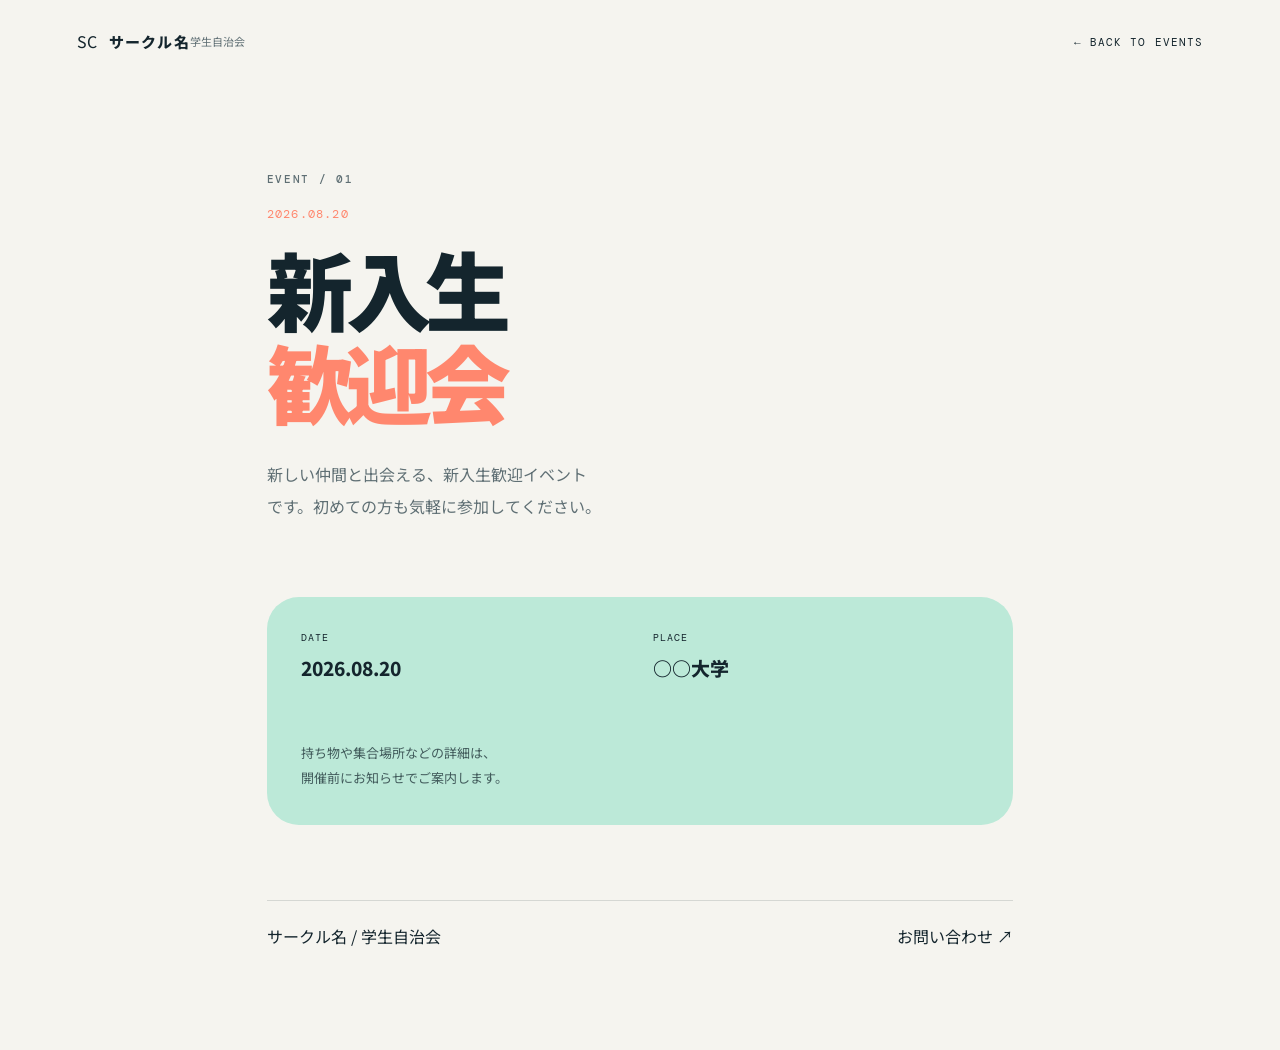
<file: pages/events/shinkan.html>
<!DOCTYPE html>
<html lang="ja">
<head>
    <meta charset="UTF-8">
    <meta name="viewport" content="width=device-width, initial-scale=1.0">
    <title>新入生歓迎会 | サークル名</title>
    <link rel="stylesheet" href="../../css/main.css">
    <link rel="stylesheet" href="../../css/event-detail.css">
</head>
<body class="detail-page">
    <header class="detail-header">
        <a class="brand" href="../../index.html#home"><span class="brand-mark">SC</span><span class="brand-copy"><span class="brand-name">サークル名</span><span class="brand-subtitle">学生自治会</span></span></a>
        <a class="detail-back" href="../../index.html#events">← BACK TO EVENTS</a>
    </header>
    <main class="detail-main section-pad">
        <p class="eyebrow">EVENT / 01</p>
        <p class="detail-date">2026.08.20</p>
        <h1 class="detail-title">新入生<br><em>歓迎会</em></h1>
        <p class="detail-lead">新しい仲間と出会える、新入生歓迎イベントです。初めての方も気軽に参加してください。</p>
        <div class="detail-card">
            <div><p class="detail-label">DATE</p><p class="detail-value">2026.08.20</p></div>
            <div><p class="detail-label">PLACE</p><p class="detail-value">○○大学</p></div>
            <p class="detail-note">持ち物や集合場所などの詳細は、開催前にお知らせでご案内します。</p>
        </div>
        <div class="detail-footer"><span>サークル名 / 学生自治会</span><a href="../../index.html#contact">お問い合わせ ↗</a></div>
    </main>
</body>
</html>
</file>
<file: css/main.css>
@import url('https://fonts.googleapis.com/css2?family=DM+Mono:wght@400;500&family=Manrope:wght@400;500;600;700;800&family=Noto+Sans+JP:wght@400;500;700;800;900&display=swap');

:root {
    --ink: #14252d;
    --ink-soft: #5f6f74;
    --paper: #f5f4ef;
    --paper-warm: #eeece4;
    --white: #ffffff;
    --mint: #bce9d8;
    --mint-strong: #65c9a5;
    --coral: #ff876e;
    --lilac: #d9d2f5;
    --line: rgba(20, 37, 45, .14);
}

* { box-sizing: border-box; margin: 0; padding: 0; }
html { scroll-behavior: smooth; }
body {
    color: var(--ink);
    background: var(--paper);
    font-family: 'Noto Sans JP', 'Hiragino Sans', 'Yu Gothic', sans-serif;
    line-height: 1.7;
    overflow-x: hidden;
}
body.menu-open { overflow: hidden; }
a { color: inherit; text-decoration: none; }
button { color: inherit; font: inherit; }
img { display: block; max-width: 100%; }
.page-shell { overflow: hidden; }
.section-pad { padding-left: max(6vw, 32px); padding-right: max(6vw, 32px); }

.site-header {
    align-items: center;
    display: flex;
    justify-content: space-between;
    left: 0;
    margin: 0 auto;
    max-width: 1440px;
    padding: 28px max(6vw, 32px);
    position: absolute;
    right: 0;
    top: 0;
    z-index: 20;
}
.brand {
    align-items: center;
    display: inline-flex;
    gap: 12px;
    position: relative;
    z-index: 2;
}

.brand-icon {
    border-radius: 50%;
    display: block;
    height: 64px;
    object-fit: cover;
    width: 64px;
}

.brand-copy {
    display: flex;
    align-items: center;
}

.brand-text {
    display: block;
    height: 50px;
    width: auto;
    object-fit: contain;
}
.brand-name { font-size: 15px; font-weight: 800; letter-spacing: .08em; }
.brand-subtitle { color: var(--ink-soft); font-size: 11px; }
.site-nav { align-items: center; display: flex; gap: 40px; }
.site-nav ul { display: flex; gap: clamp(20px, 3vw, 42px); list-style: none; }
.site-nav li { font-size: 13px; font-weight: 700; letter-spacing: .07em; }
.site-nav li a { position: relative; }
.site-nav li a::after { background: var(--coral); bottom: -7px; content: ''; height: 2px; left: 0; position: absolute; transform: scaleX(0); transform-origin: right; transition: transform .25s ease; width: 100%; }
.site-nav li a:hover::after, .site-nav li a:focus-visible::after { transform: scaleX(1); transform-origin: left; }
.nav-contact { background: var(--ink); border-radius: 999px; color: var(--white); font-size: 12px; font-weight: 700; padding: 11px 17px; transition: transform .2s ease, background .2s ease; }
.nav-contact span { color: var(--mint); margin-left: 8px; }
.nav-contact:hover { background: #243d46; transform: translateY(-2px); }
.close-btn, #floating-menu-btn, .menu-backdrop { display: none; }

.hero {
    align-items: center;
    background: var(--paper);
    display: grid;
    gap: 5vw;
    grid-template-columns: minmax(0, 1fr) minmax(360px, .92fr);
    min-height: 760px;
    padding-bottom: 100px;
    padding-top: 150px;
    position: relative;
}
.hero::before { background: var(--mint); border-radius: 50%; content: ''; height: 330px; left: -170px; opacity: .45; position: absolute; top: 120px; width: 330px; }
.hero-copy { max-width: 620px; position: relative; z-index: 1; }
.eyebrow { align-items: center; color: var(--ink-soft); display: flex; font: 500 11px/1.2 'DM Mono', monospace; gap: 10px; letter-spacing: .15em; margin-bottom: 20px; text-transform: uppercase; }
.eyebrow-dot { background: var(--coral); border-radius: 50%; display: inline-block; height: 8px; width: 8px; }
h1, h2, h3, p { text-wrap: balance; }
.home_h1 { font-size: clamp(46px, 6.2vw, 90px); font-weight: 900; letter-spacing: -.07em; line-height: 1.1; }
em { color: var(--coral); font-style: normal; }
.hero-lead { color: var(--ink-soft); font-size: 16px; line-height: 2; margin-top: 28px; }
.hero-actions { align-items: center; display: flex; gap: 28px; margin-top: 38px; }
.button { align-items: center; border-radius: 999px; display: inline-flex; font-size: 13px; font-weight: 800; gap: 22px; justify-content: center; letter-spacing: .04em; padding: 15px 19px 15px 23px; transition: transform .2s ease, box-shadow .2s ease, background .2s ease; }
.button span { font-size: 18px; line-height: .7; }
.button-primary { background: var(--ink); box-shadow: 0 12px 24px rgba(20, 37, 45, .12); color: var(--white); }
.button-primary span { color: var(--mint); }
.button:hover { box-shadow: 0 16px 28px rgba(20, 37, 45, .16); transform: translateY(-3px); }
.text-link { border-bottom: 1px solid var(--ink); font-size: 13px; font-weight: 700; padding-bottom: 4px; }
.text-link span { color: var(--coral); margin-left: 8px; }
.hero-meta { display: flex; gap: 32px; margin-top: 66px; }
.hero-meta div { align-items: baseline; display: flex; gap: 9px; }
.hero-meta strong { color: var(--coral); font: 500 11px/1 'DM Mono', monospace; }
.hero-meta span { color: var(--ink-soft); font-size: 11px; letter-spacing: .08em; }

.hero-visual { min-height: 500px; position: relative; }
.visual-card { background: var(--ink); color: var(--white); }
.visual-card-main { border-radius: 48% 42% 44% 38%; box-shadow: 20px 30px 0 rgba(188, 233, 216, .85); display: flex; flex-direction: column; height: min(40vw, 490px); justify-content: space-between; margin: 0 auto; max-height: 490px; max-width: 440px; min-height: 400px; padding: 38px 42px; position: relative; transform: rotate(7deg); width: 84%; z-index: 2; }
.visual-card-main::after { border: 1px solid rgba(255,255,255,.3); border-radius: inherit; content: ''; inset: 13px; position: absolute; }
.visual-card-top, .visual-card-bottom { font: 10px/1.4 'DM Mono', monospace; letter-spacing: .12em; position: relative; text-transform: uppercase; z-index: 1; }
.visual-card-top { display: flex; justify-content: space-between; }
.visual-arrow { color: var(--mint); font-size: 26px; line-height: .6; }
.visual-message { font: 800 clamp(42px, 5vw, 76px)/.87 'Manrope', 'Noto Sans JP', sans-serif; letter-spacing: -.1em; position: relative; z-index: 1; }
.visual-message span { color: var(--coral); margin-left: 34px; }
.visual-card-bottom { align-items: center; display: flex; gap: 12px; }
.visual-scribble { color: var(--coral); font-size: 27px; }
.visual-orbit { border: 1px solid var(--coral); border-radius: 50%; height: 420px; left: 50%; opacity: .8; position: absolute; top: 50%; transform: translate(-50%, -50%) rotate(-28deg); width: 220px; }
.orbit-two { border-color: var(--ink); height: 520px; opacity: .14; transform: translate(-50%, -50%) rotate(52deg); width: 300px; }
.visual-note { background: var(--coral); border-radius: 50%; color: var(--ink); font: 700 12px/1.1 'DM Mono', monospace; height: 74px; letter-spacing: -.03em; padding-top: 20px; position: absolute; text-align: center; transform: rotate(-14deg); width: 74px; z-index: 3; }
.note-one { bottom: 17%; left: 3%; }
.note-two { background: var(--mint); bottom: 5%; right: 5%; transform: rotate(12deg); }
.visual-image-wrap { display: none; inset: 0; position: absolute; z-index: 4; }
.visual-image-wrap.has-image { display: block; }
.visual-image-wrap img { border-radius: 48% 42% 44% 38%; height: 100%; object-fit: cover; transform: rotate(7deg); width: 100%; }
.scroll-cue { align-items: center; bottom: 48px; display: flex; font: 10px 'DM Mono', monospace; gap: 16px; left: max(6vw, 32px); letter-spacing: .14em; position: absolute; }
.scroll-cue i { background: var(--ink); display: inline-block; height: 1px; position: relative; width: 58px; }
.scroll-cue i::after { border-bottom: 1px solid var(--ink); border-right: 1px solid var(--ink); content: ''; height: 6px; position: absolute; right: 0; top: -3px; transform: rotate(-45deg); width: 6px; }

.about-section { background: var(--white); display: grid; gap: 8vw; grid-template-columns: minmax(250px, .7fr) minmax(0, 1.3fr); padding-bottom: 130px; padding-top: 130px; }
.section-heading h2 { font-size: clamp(24px, 4vw, 48px); font-weight: 900; letter-spacing: -.08em; line-height: 1.2; }
.section-heading h2 em { color: var(--mint-strong); }
.section-heading h2 .highlight { white-space: nowrap; }
.about-content { padding-top: 48px; }
.section-intro { color: var(--ink-soft); font-size: 15px; line-height: 2; max-width: 560px; }
.feature-grid { display: grid; gap: 14px; grid-template-columns: repeat(3, 1fr); margin-top: 52px; }
.feature-card { border-radius: 25px; min-height: 270px; padding: 26px 25px 25px; position: relative; transition: transform .25s ease; }
.feature-card:hover { transform: translateY(-7px) rotate(-1deg); }
.feature-card-mint { background: var(--mint); }
.feature-card-coral { background: var(--coral); }
.feature-card-lilac { background: var(--lilac); }
.feature-number { font: 11px 'DM Mono', monospace; }
.feature-icon { font-size: 27px; position: absolute; right: 22px; top: 17px; }
.feature-card h3 { font-size: 21px; letter-spacing: -.05em; margin-top: 65px; }
.feature-card p { color: rgba(20,37,45,.72); font-size: 12px; line-height: 1.8; margin-top: 12px; }

.news-section { background: var(--paper-warm); padding-bottom: 130px; padding-top: 130px; }
.section-heading-row { align-items: end; display: flex; justify-content: space-between; }
.section-heading-row h2 { font-size: clamp(38px, 5vw, 64px); }
.section-side-note { color: var(--ink-soft); font-size: 12px; line-height: 1.8; text-align: right; }
.section-index { color: var(--coral); font: 500 13px 'DM Mono', monospace; letter-spacing: .1em; }

.events-section { background: var(--white); padding-bottom: 130px; padding-top: 130px; }
.event-list { border-top: 1px solid var(--line); margin-top: 60px; }
.event-card { align-items: center; border-bottom: 1px solid var(--line); display: grid; gap: 24px; grid-template-columns: 145px minmax(180px, 1fr) minmax(180px, .8fr) 42px; padding: 25px 0; transition: padding .25s ease, background .25s ease; }
.event-card:hover { background: var(--paper); padding-left: 18px; padding-right: 18px; }
.event-date { color: var(--coral); font: 500 12px 'DM Mono', monospace; letter-spacing: .04em; }
.event-title { font-size: 21px; font-weight: 800; letter-spacing: -.05em; }
.event-description, .event-description { color: var(--ink-soft); font-size: 12px; }
.event-description::before { content: 'description / '; color: var(--ink); font: 10px 'DM Mono', monospace; letter-spacing: .08em; }
.event-arrow { align-items: center; border: 1px solid var(--line); border-radius: 50%; display: flex; font-size: 20px; height: 38px; justify-content: center; transition: color .2s ease, background .2s ease; width: 38px; }
.event-card:hover .event-arrow { background: var(--ink); color: var(--mint); }

.join-banner { align-items: center; background: var(--mint); display: flex; justify-content: space-between; padding-bottom: 85px; padding-top: 85px; }
.eyebrow-dark { color: rgba(20,37,45,.65); }
.join-banner h2 { font-size: clamp(30px, 4vw, 53px); font-weight: 900; letter-spacing: -.08em; line-height: 1.25; }
.join-banner h2 em { color: var(--ink); }
.button-dark { background: var(--ink); color: var(--white); min-width: 190px; }
.button-dark span { color: var(--mint); }

.site-footer { background: var(--ink); color: var(--white); padding-bottom: 28px; padding-top: 100px; }
.footer-main { display: grid; gap: 8vw; grid-template-columns: 1fr 1fr; padding-bottom: 110px; }
.eyebrow-light { color: rgba(255,255,255,.55); }
.footer-main h2 { font-size: clamp(36px, 5vw, 70px); font-weight: 900; letter-spacing: -.08em; line-height: 1.12; }
.footer-contact { border-top: 1px solid rgba(255,255,255,.2); padding-top: 22px; }
.footer-label { color: var(--mint); font: 11px 'DM Mono', monospace; letter-spacing: .13em; }
.footer-email { display: inline-block; font: 700 clamp(22px, 3vw, 36px)/1.3 'Manrope', 'Noto Sans JP', sans-serif; letter-spacing: -.06em; margin-top: 25px; }
.footer-email:hover, .footer-form-link:hover { color: var(--mint); }
.footer-note { color: rgba(255,255,255,.6); font-size: 12px; line-height: 1.8; margin-top: 30px; }
.footer-form-link { border-bottom: 1px solid rgba(255,255,255,.5); display: inline-block; font-size: 13px; font-weight: 700; margin-top: 21px; padding-bottom: 4px; }
.footer-form-link span { color: var(--coral); margin-left: 10px; }
.footer-bottom { border-top: 1px solid rgba(255,255,255,.2); color: rgba(255,255,255,.55); display: flex; font: 10px 'DM Mono', monospace; justify-content: space-between; letter-spacing: .08em; padding-top: 23px; }
.footer-bottom a { color: var(--mint); }
.footer-social { display: flex; gap: 16px; margin-top: 12px; }
.footer-social a { display: block; width: 40px; height: 40px; }
.footer-social img { display: block; width: 100%; height: 100%; object-fit: contain; }
.footer-social a:hover { opacity: 0.6; }

@media (max-width: 900px) {
    .site-nav { gap: 20px; }
    .nav-contact { display: none; }
    .hero { grid-template-columns: 1fr .85fr; }
    .visual-card-main { min-height: 360px; padding: 27px; }
    .visual-message { font-size: 47px; }
    .feature-grid { grid-template-columns: 1fr; }
    .feature-card { min-height: 205px; }
    .feature-card h3 { margin-top: 35px; }
}

@media (max-width: 700px) {
    .brand-logo { width: 40px; height: 40px; object-fit: contain; }
    .section-pad { padding-left: 22px; padding-right: 22px; }
    .site-header { padding: 20px 22px; }
    .site-nav { align-items: stretch; background: var(--ink); bottom: 0; color: var(--white); flex-direction: column; gap: 26px; justify-content: flex-start; padding: 94px 30px 30px; position: fixed; right: 0; top: 0; transform: translateX(100%); transition: transform .35s ease; width: min(88vw, 360px); z-index: 30; }
    .site-nav.active { transform: translateX(0); }
    .site-nav ul { flex-direction: column; gap: 0; }
    .site-nav li { border-bottom: 1px solid rgba(255,255,255,.16); font-size: 18px; padding: 17px 0; }
    .site-nav li a::after { background: var(--mint); bottom: -2px; }
    .nav-contact { display: inline-block; margin-top: 14px; text-align: center; }
    .close-btn { background: none; border: 0; color: var(--mint); display: block; font-size: 34px; line-height: 1; position: absolute; right: 25px; top: 23px; }
    #floating-menu-btn { align-items: center; background: var(--ink); border: 0; border-radius: 50%; display: flex; flex-direction: column; gap: 4px; height: 46px; justify-content: center; position: fixed; right: 22px; top: 20px; width: 46px; z-index: 31; }
    #floating-menu-btn[aria-expanded="true"] { display: none; }
    #floating-menu-btn span { background: var(--mint); display: block; height: 1px; width: 17px; }
    .menu-backdrop { background: rgba(20,37,45,.4); display: block; inset: 0; opacity: 0; pointer-events: none; position: fixed; transition: opacity .35s ease; z-index: 25; }
    .menu-backdrop.active { opacity: 1; pointer-events: auto; }
    .hero { display: block; min-height: auto; padding-bottom: 105px; padding-top: 130px; }
    .hero-lead { font-size: 14px; }
    .hero-visual { margin: 64px auto 0; min-height: 380px; width: min(100%, 430px); }
    .visual-card-main { height: 350px; min-height: 0; width: 78%; }
    .visual-message { font-size: 48px; }
    .visual-note { transform: scale(.9) rotate(-14deg); }
    .note-two { transform: scale(.9) rotate(12deg); }
    .scroll-cue { bottom: 38px; left: 22px; }
    .about-section { display: block; padding-bottom: 85px; padding-top: 85px; }
    .about-content { padding-top: 35px; }
    .feature-grid { margin-top: 35px; }
    .feature-card { min-height: 190px; }
    .news-section, .events-section { padding-bottom: 85px; padding-top: 85px; }
    .section-heading-row { align-items: start; }
    .section-side-note { display: none; }
    .event-list { margin-top: 40px; }
    .event-card { gap: 8px 14px; grid-template-columns: 1fr 34px; padding: 22px 0; }
    .event-date { grid-column: 1; grid-row: 1; }
    .event-arrow { grid-column: 2; grid-row: 1 / span 2; }
    .event-title { font-size: 18px; grid-column: 1; grid-row: 2; }
    .event-description { grid-column: 1; grid-row: 3; }
    .join-banner { align-items: flex-start; flex-direction: column; gap: 32px; padding-bottom: 70px; padding-top: 70px; }
    .button-dark { min-width: 180px; }
    .site-footer { padding-bottom: 25px; padding-top: 75px; }
    .footer-main { display: block; padding-bottom: 75px; }
    .footer-contact { margin-top: 60px; }
    .footer-bottom { flex-wrap: wrap; gap: 14px 20px; }
    .footer-bottom span:nth-child(2) { order: 3; width: 100%; }
    .footer-social { display: flex; gap: 18px; align-items: center; }
    .footer-social img { width: 42px; height: 42px; object-fit: contain; }
}

@media (prefers-reduced-motion: reduce) {
    *, *::before, *::after { scroll-behavior: auto !important; transition-duration: .01ms !important; animation-duration: .01ms !important; }
}

@media (min-width: 701px) {
    .site-header { transition: background .3s ease, box-shadow .3s ease; }
    .site-header.scrolled {
        background: rgba(245, 244, 239, .95);
        box-shadow: 0 4px 20px rgba(20, 37, 45, .08);
        position: fixed;
        max-width: none;
        width: 100%;
    }
}
</file>
<file: css/news.css>
#news-box { margin-top: 60px; }
#news-list { border-top: 1px solid var(--line); list-style: none; }
.news-item { align-items: center; border-bottom: 1px solid var(--line); display: grid; gap: 20px; grid-template-columns: 120px minmax(0, 1fr) 32px; padding: 22px 0; transition: padding .25s ease, background .25s ease; }
.news-item:hover { background: var(--white); padding-left: 18px; padding-right: 18px; }
.news-date { color: var(--coral); font: 500 11px 'DM Mono', monospace; }
.news-item-main { min-width: 0; }
.news-title { font-size: 16px; font-weight: 800; letter-spacing: -.04em; }
.news-description { color: var(--ink-soft); font-size: 12px; margin-top: 3px; }
.news-badge { background: var(--coral); border-radius: 999px; color: var(--ink); display: inline-block; font: 10px 'DM Mono', monospace; letter-spacing: .05em; margin-left: 8px; padding: 2px 8px; vertical-align: 2px; }
.news-arrow { align-items: center; border: 1px solid var(--line); border-radius: 50%; display: flex; font-size: 17px; height: 30px; justify-content: center; width: 30px; }
.news-item:hover .news-arrow { background: var(--ink); color: var(--mint); }
.news-empty, .event-empty, .news-error { color: var(--ink-soft); font-size: 13px; padding: 25px 0; }
@media (max-width: 700px) {
    #news-box { margin-top: 40px; }
    .news-item { gap: 10px; grid-template-columns: 90px minmax(0, 1fr) 30px; padding: 19px 0; }
    .news-title { font-size: 14px; }
    .news-description { font-size: 11px; }
    .news-badge { display: table; margin: 5px 0 0; }
}
</file>
<file: css/events.css>
.event-list:empty::after { color: var(--ink-soft); content: 'イベント情報を読み込んでいます…'; display: block; font-size: 13px; padding: 25px 0; }
</file>
<file: css/event-detail.css>
.detail-page { background: var(--paper); min-height: 100vh; }
.detail-header { align-items: center; display: flex; justify-content: space-between; padding: 28px max(6vw, 22px); }
.detail-header .brand { align-items: center; display: inline-flex; gap: 12px; }
.detail-header .brand-icon { border-radius: 50%; display: block; height: 64px; object-fit: cover; width: 64px; }
.detail-header .brand-copy { align-items: center; display: flex; }
.detail-header .brand-text { display: block; height: 50px; object-fit: contain; width: auto; }
.detail-back { font: 11px 'DM Mono', monospace; letter-spacing: .1em; }
.detail-back:hover { color: var(--coral); }
.detail-main { margin: 0 auto; max-width: 900px; padding-bottom: 100px; padding-top: 90px; }
.detail-date { color: var(--coral); font: 12px 'DM Mono', monospace; letter-spacing: .1em; }
.detail-title { font-size: clamp(42px, 7vw, 86px); font-weight: 900; letter-spacing: -.08em; line-height: 1.08; margin-top: 20px; }
.detail-lead { color: var(--ink-soft); font-size: 16px; line-height: 2; margin-top: 30px; max-width: 570px; }
.detail-card { background: var(--mint); border-radius: 32px; display: grid; gap: 25px; grid-template-columns: 1fr 1fr; margin-top: 75px; padding: 34px; }
.detail-label { font: 10px 'DM Mono', monospace; letter-spacing: .12em; }
.detail-value { font-size: 19px; font-weight: 800; margin-top: 8px; }
.detail-note { color: rgba(20,37,45,.72); font-size: 13px; line-height: 1.9; margin-top: 32px; }
.detail-footer { border-top: 1px solid var(--line); display: flex; justify-content: space-between; margin-top: 75px; padding-top: 22px; }
@media (max-width: 700px) {
    .detail-main { padding-top: 55px; }
    .detail-card { grid-template-columns: 1fr; margin-top: 55px; padding: 25px; }
    .detail-footer { flex-direction: column; gap: 15px; }
    .detail-header .brand-icon { height: 48px; width: 48px; }
    .detail-header .brand-text { height: 38px; }
}
</file>
